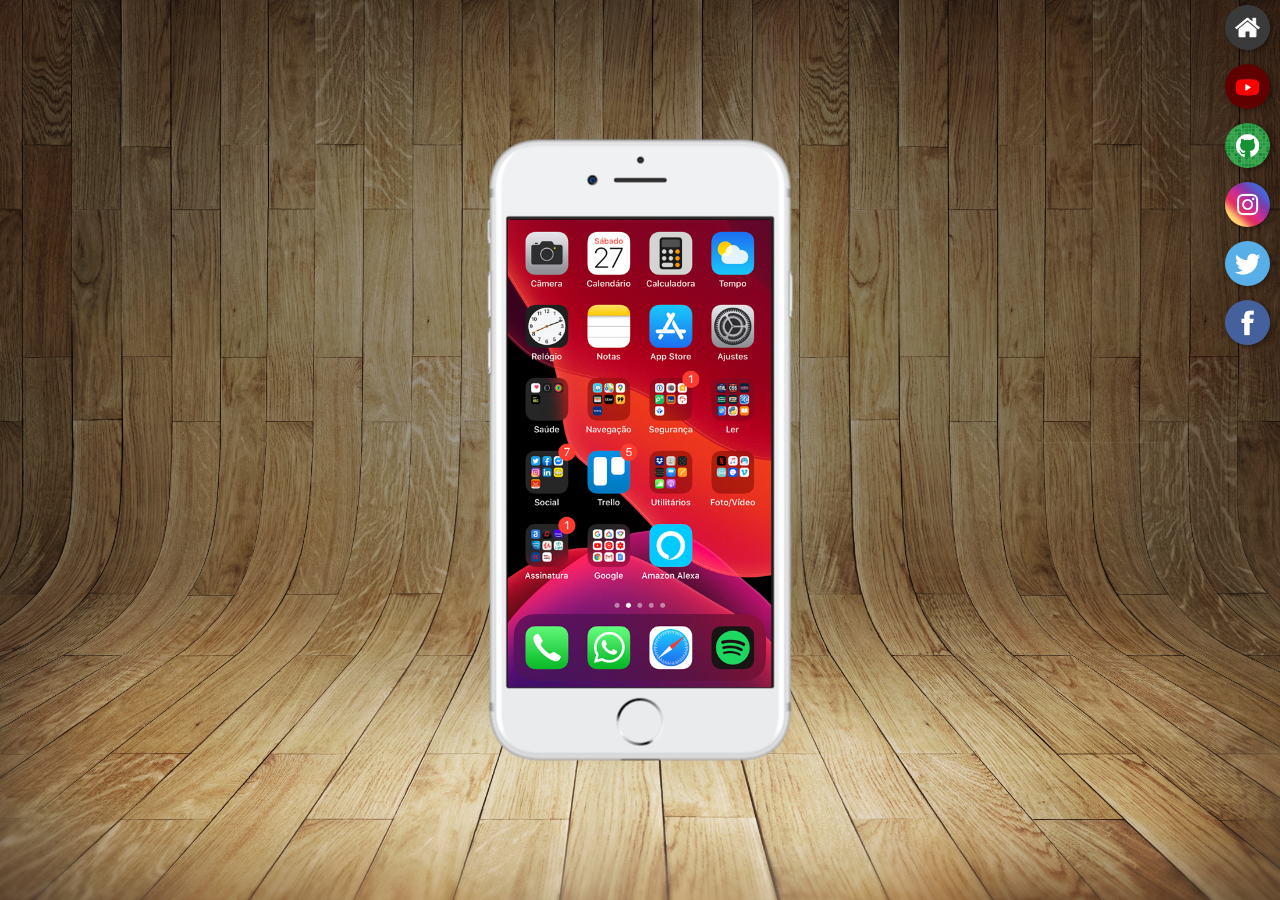
<file: index.html>
<!DOCTYPE html>
<html lang="pt-br">
<head>
    <meta charset="UTF-8">
    <meta name="viewport" content="width=device-width, initial-scale=1.0">
    <title>Projeto Redes Sociais</title>
    <link rel="shortcut icon" href="favicon.ico" type="image/x-icon">
    <link rel="stylesheet" href="estilo/style.css">
</head>
<body>
    <main>
        <section id="telefone">

            <iframe src="home.html" frameborder="0" name="tela" id="tela">
                Seu navegador não compatível com isso!
            </iframe>
        </section>

        <section id="redes-sociais">

            <a href="home.html" target="tela"> 
                <img src="imagens/logo-home.jpg" alt="Home"></a> <br>
            <a href="youtube.html" target="tela"> 
                <img src="imagens/logo-youtube.jpg" alt="Youtube"></a> <br>
            <a href="GitHub.html" target="tela"> 
                <img src="imagens/logo-github.jpg" alt="GitHub"></a> <br>
            <a href="instagram.html" target="tela"> 
                <img src="imagens/logo-instagram.jpg" alt="Instagram"></a> <br>
            <a href="twiter.html" target="tela"> 
                <img src="imagens/logo-twitter.jpg" alt="Twitter"></a> <br>
            <a href="facebook.html" target="tela"> 
                <img src="imagens/logo-facebook.jpg" alt="Facebook"></a>

        </section>
    </main>
    
</body>
</html>
</file>
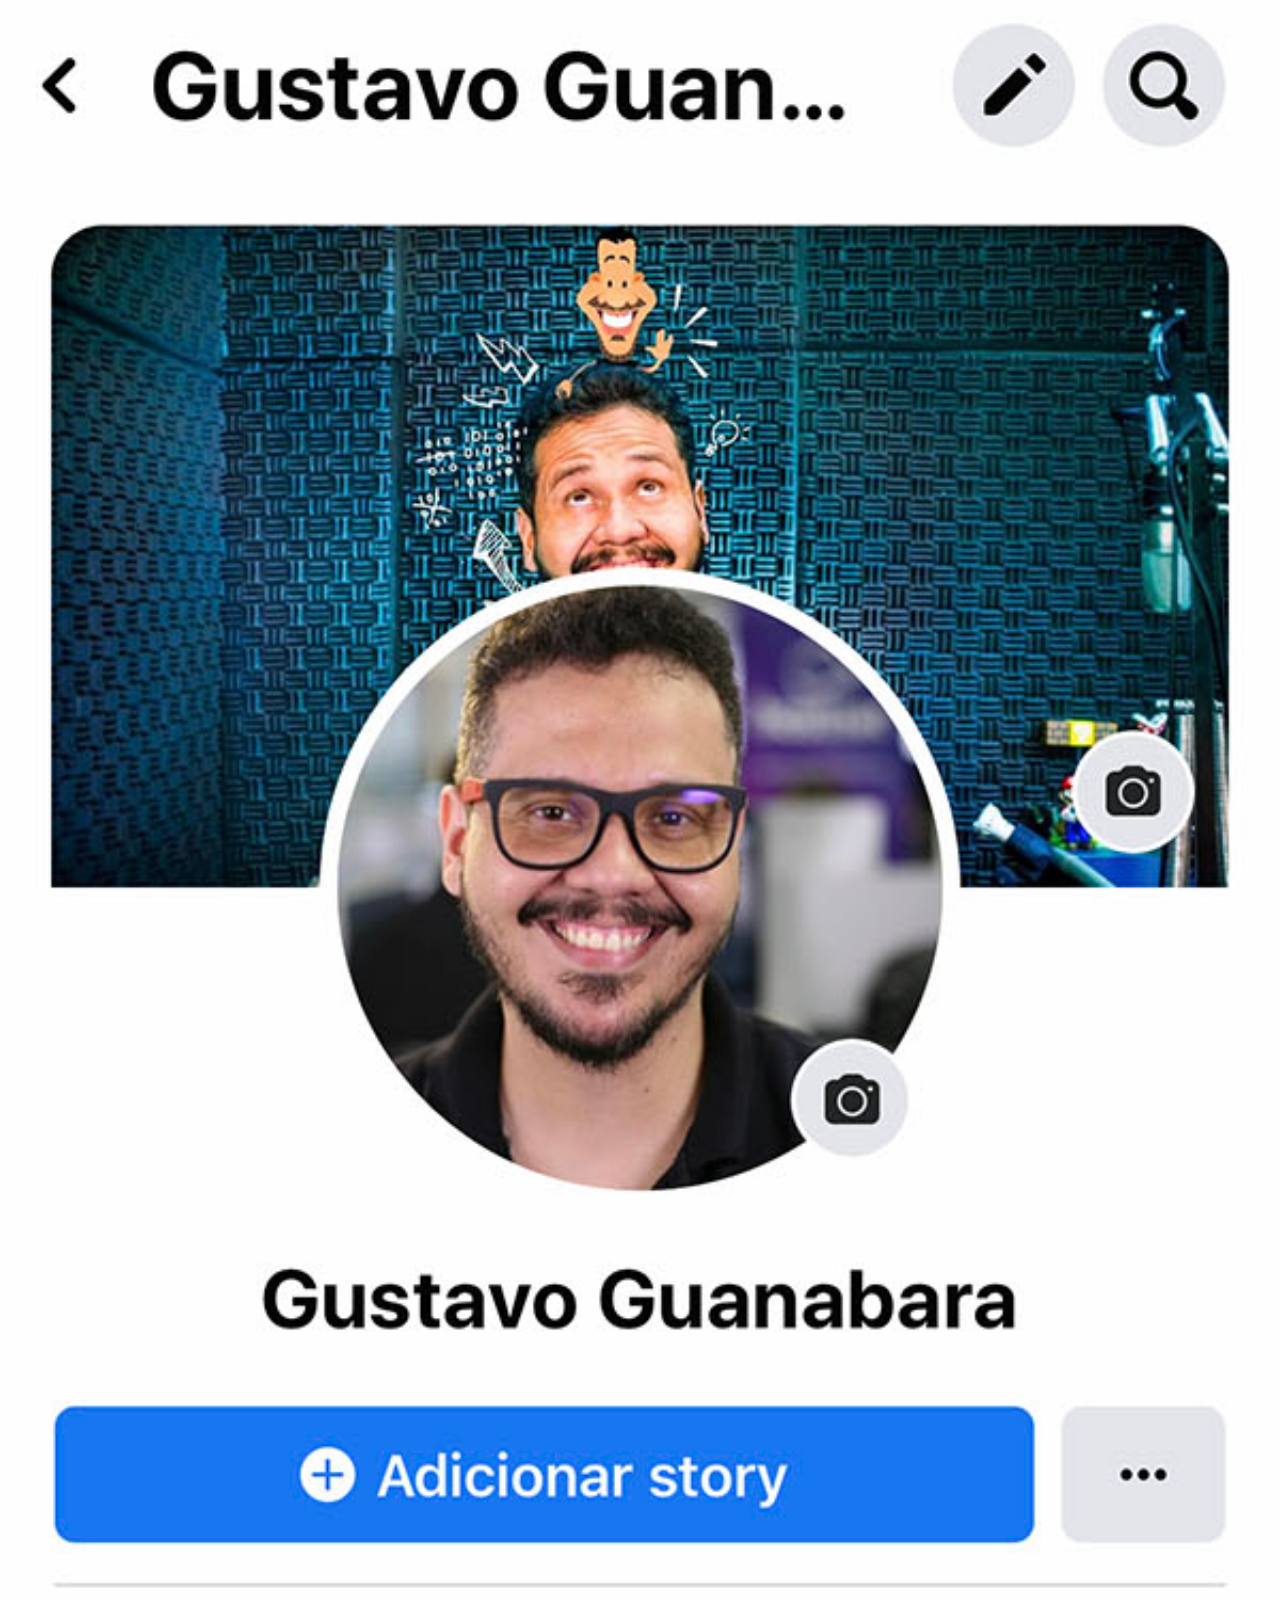
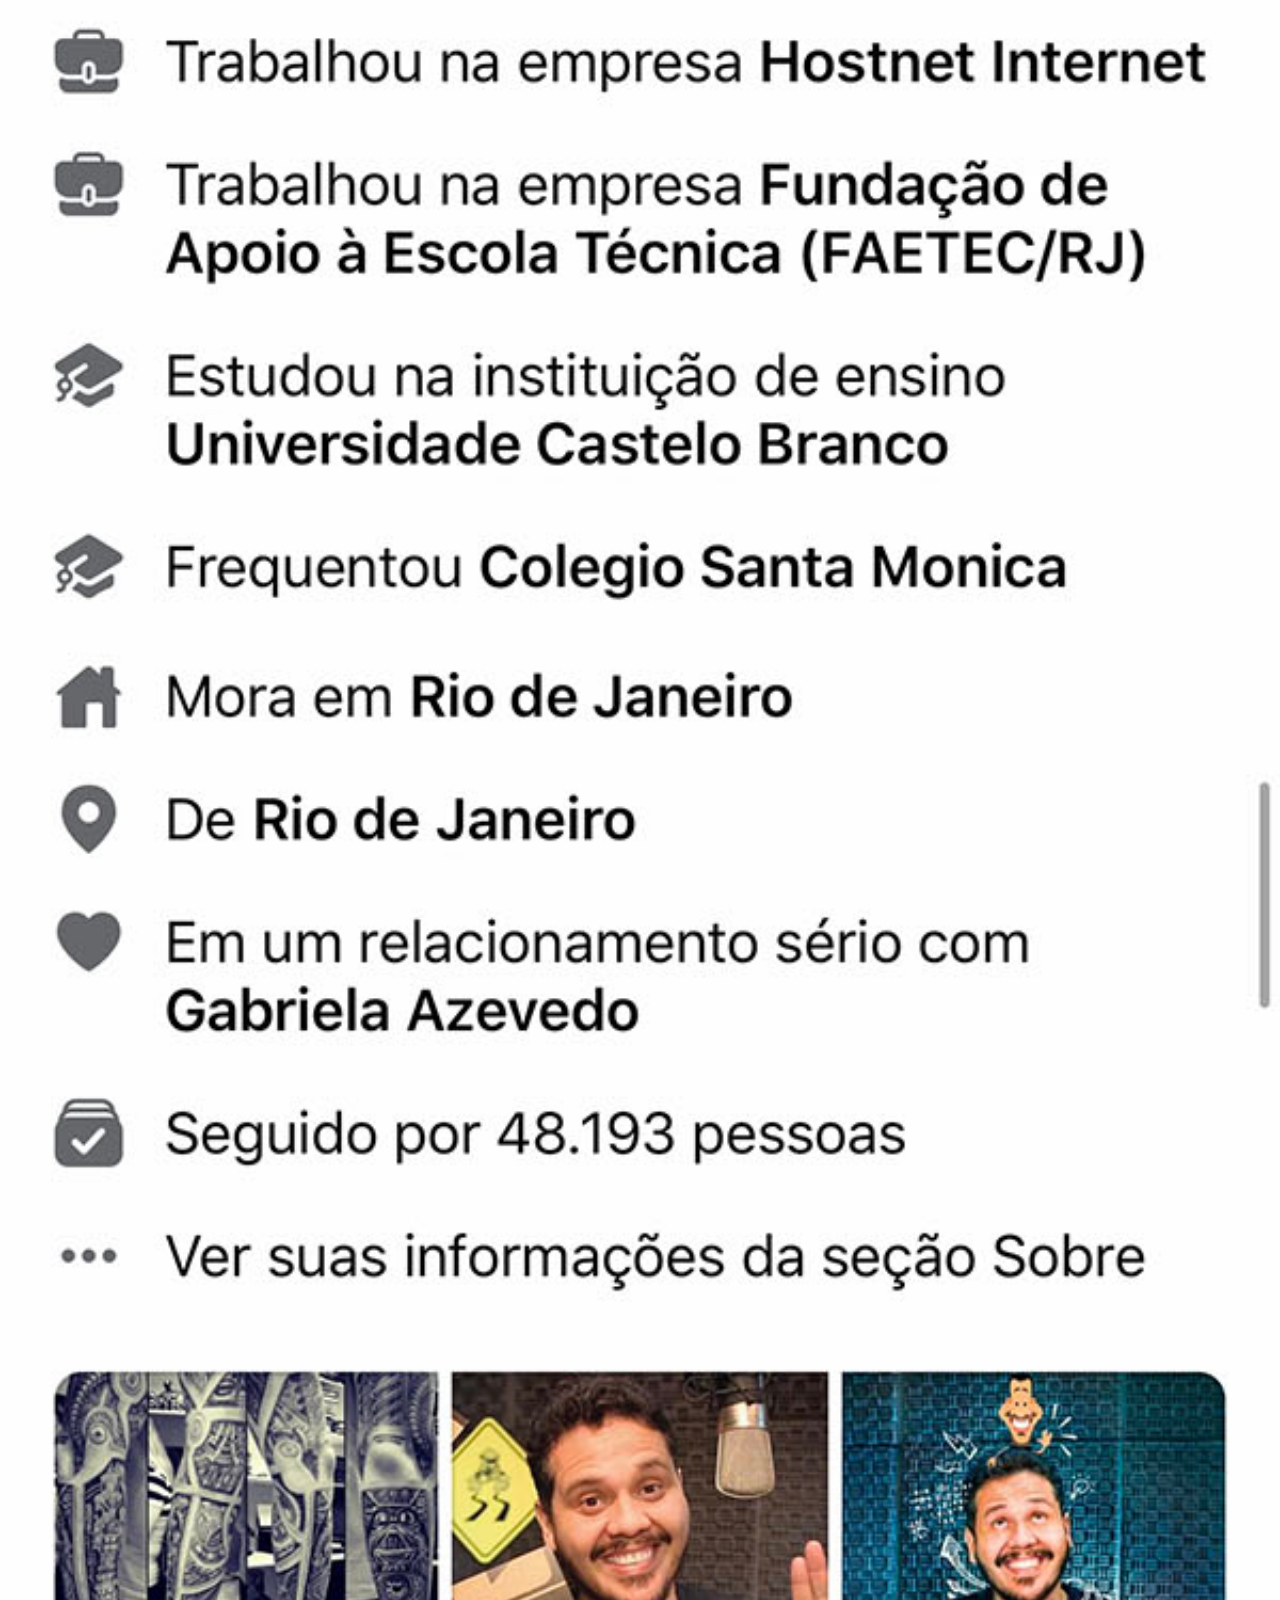
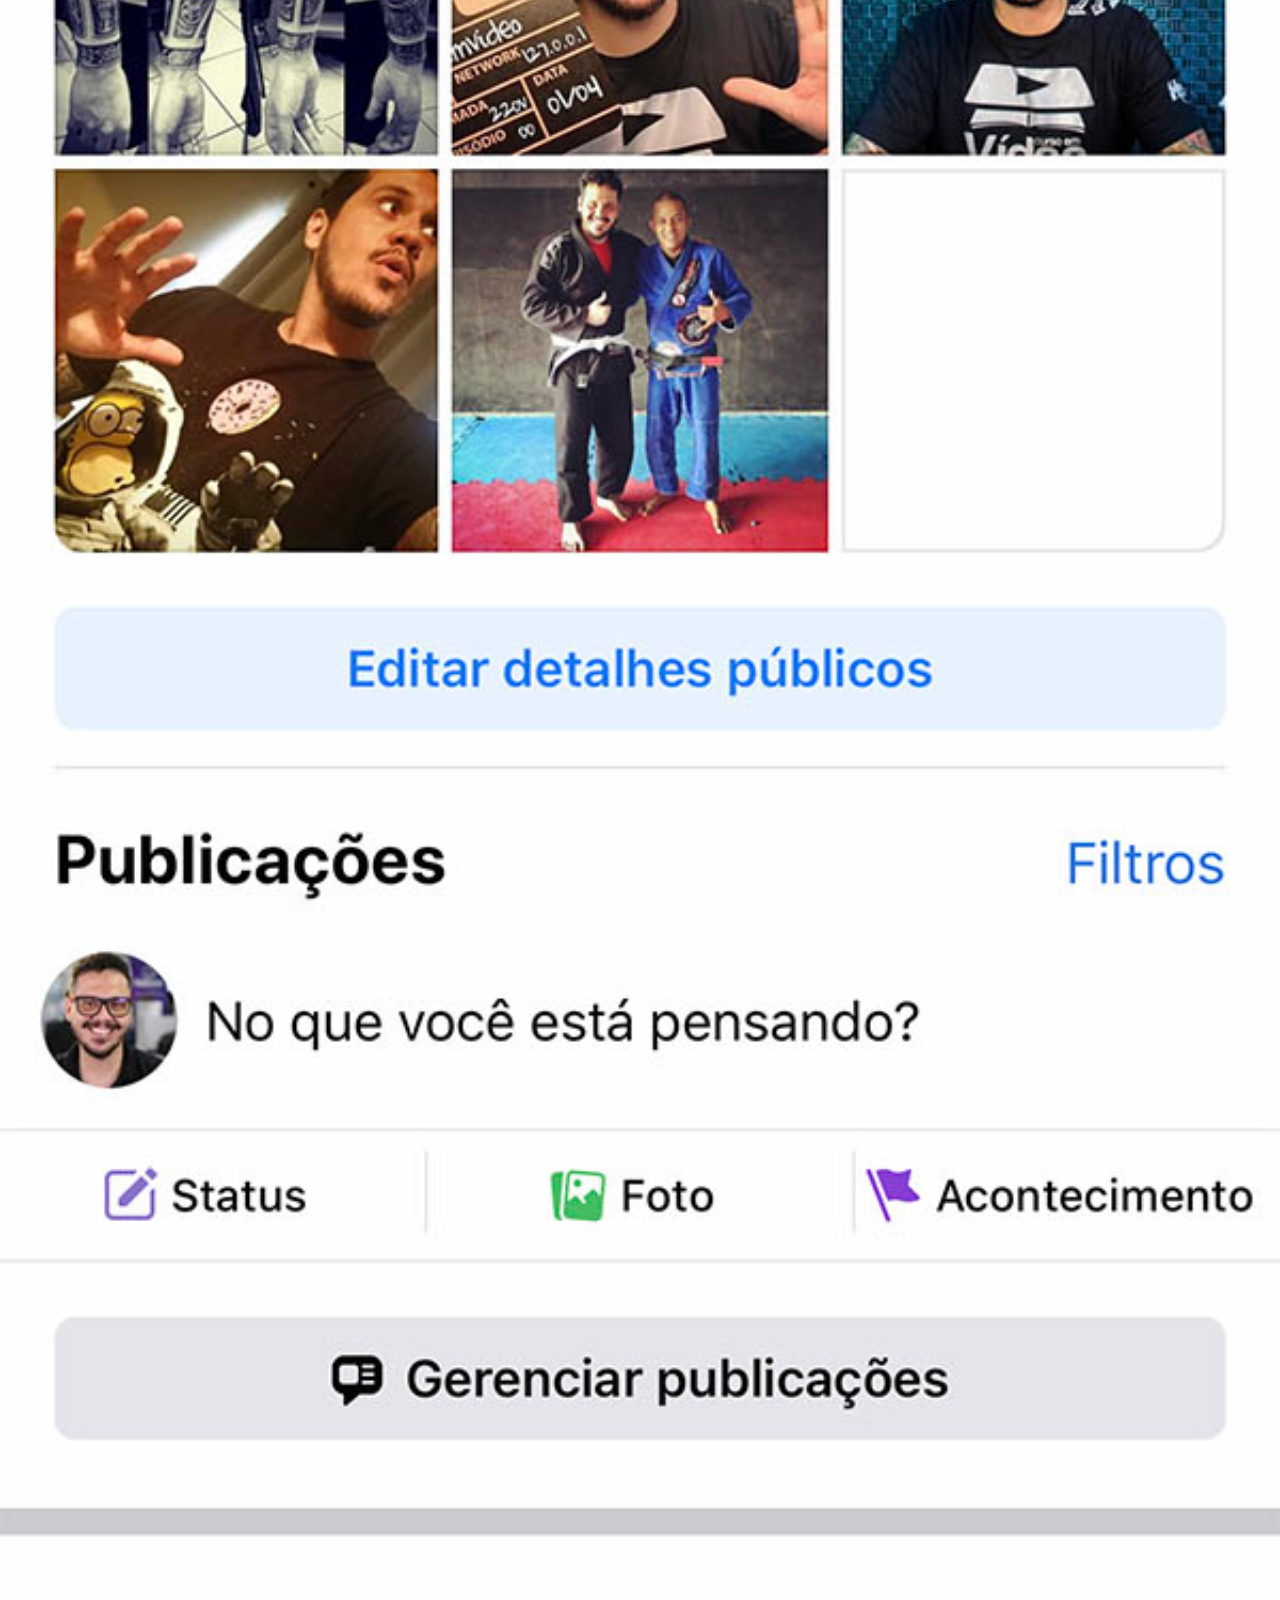
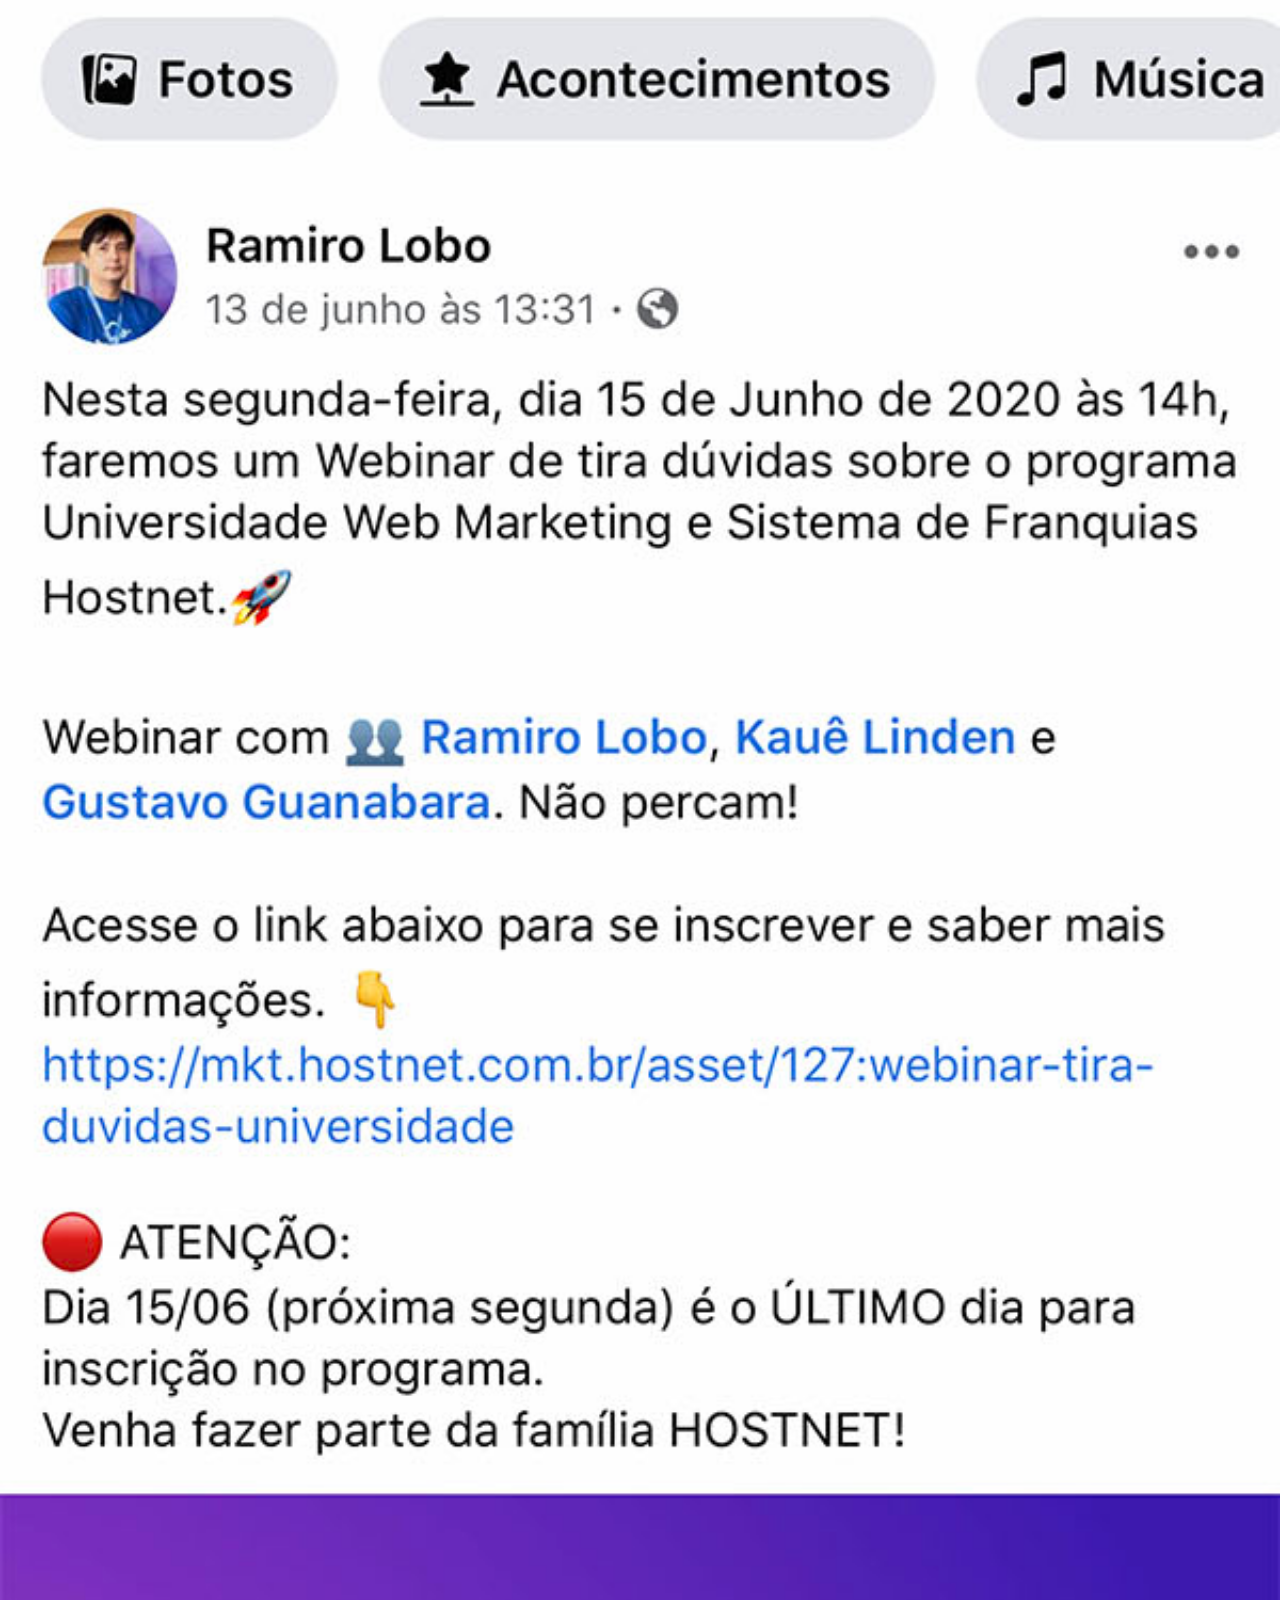
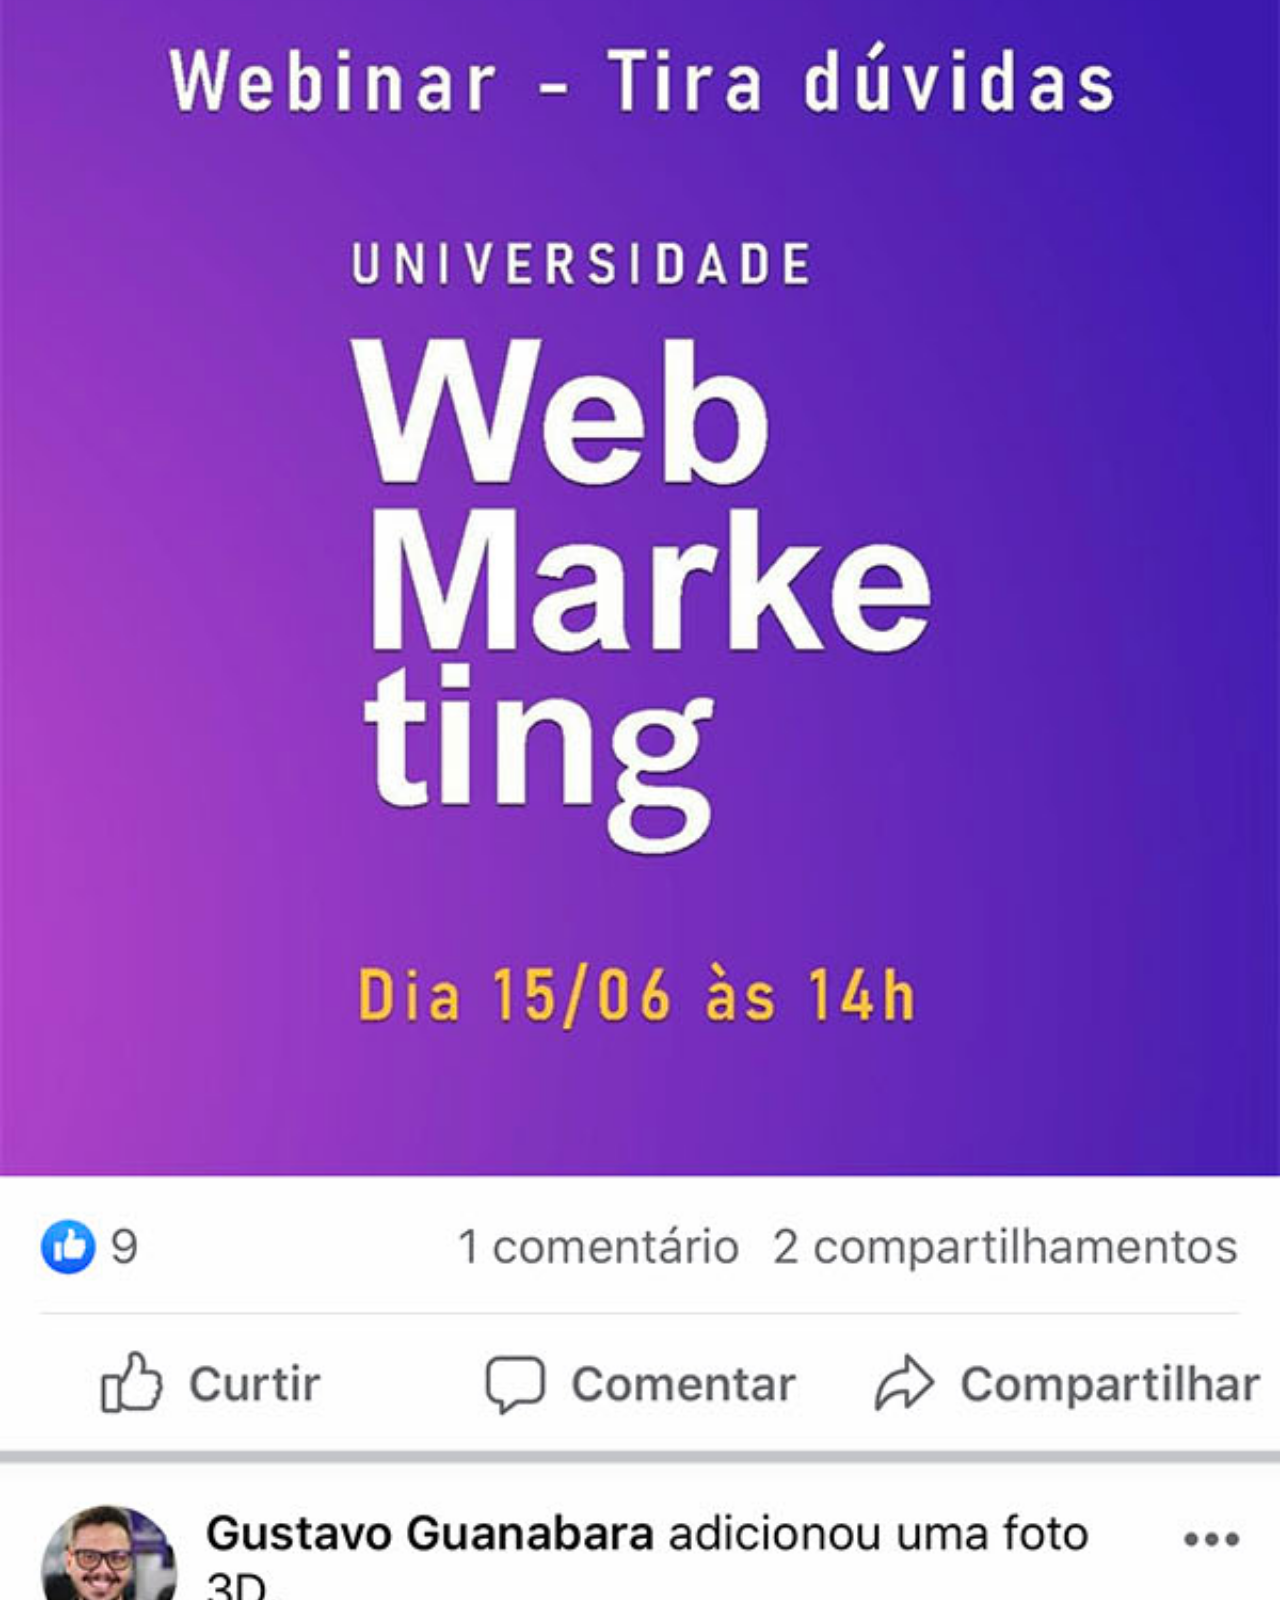
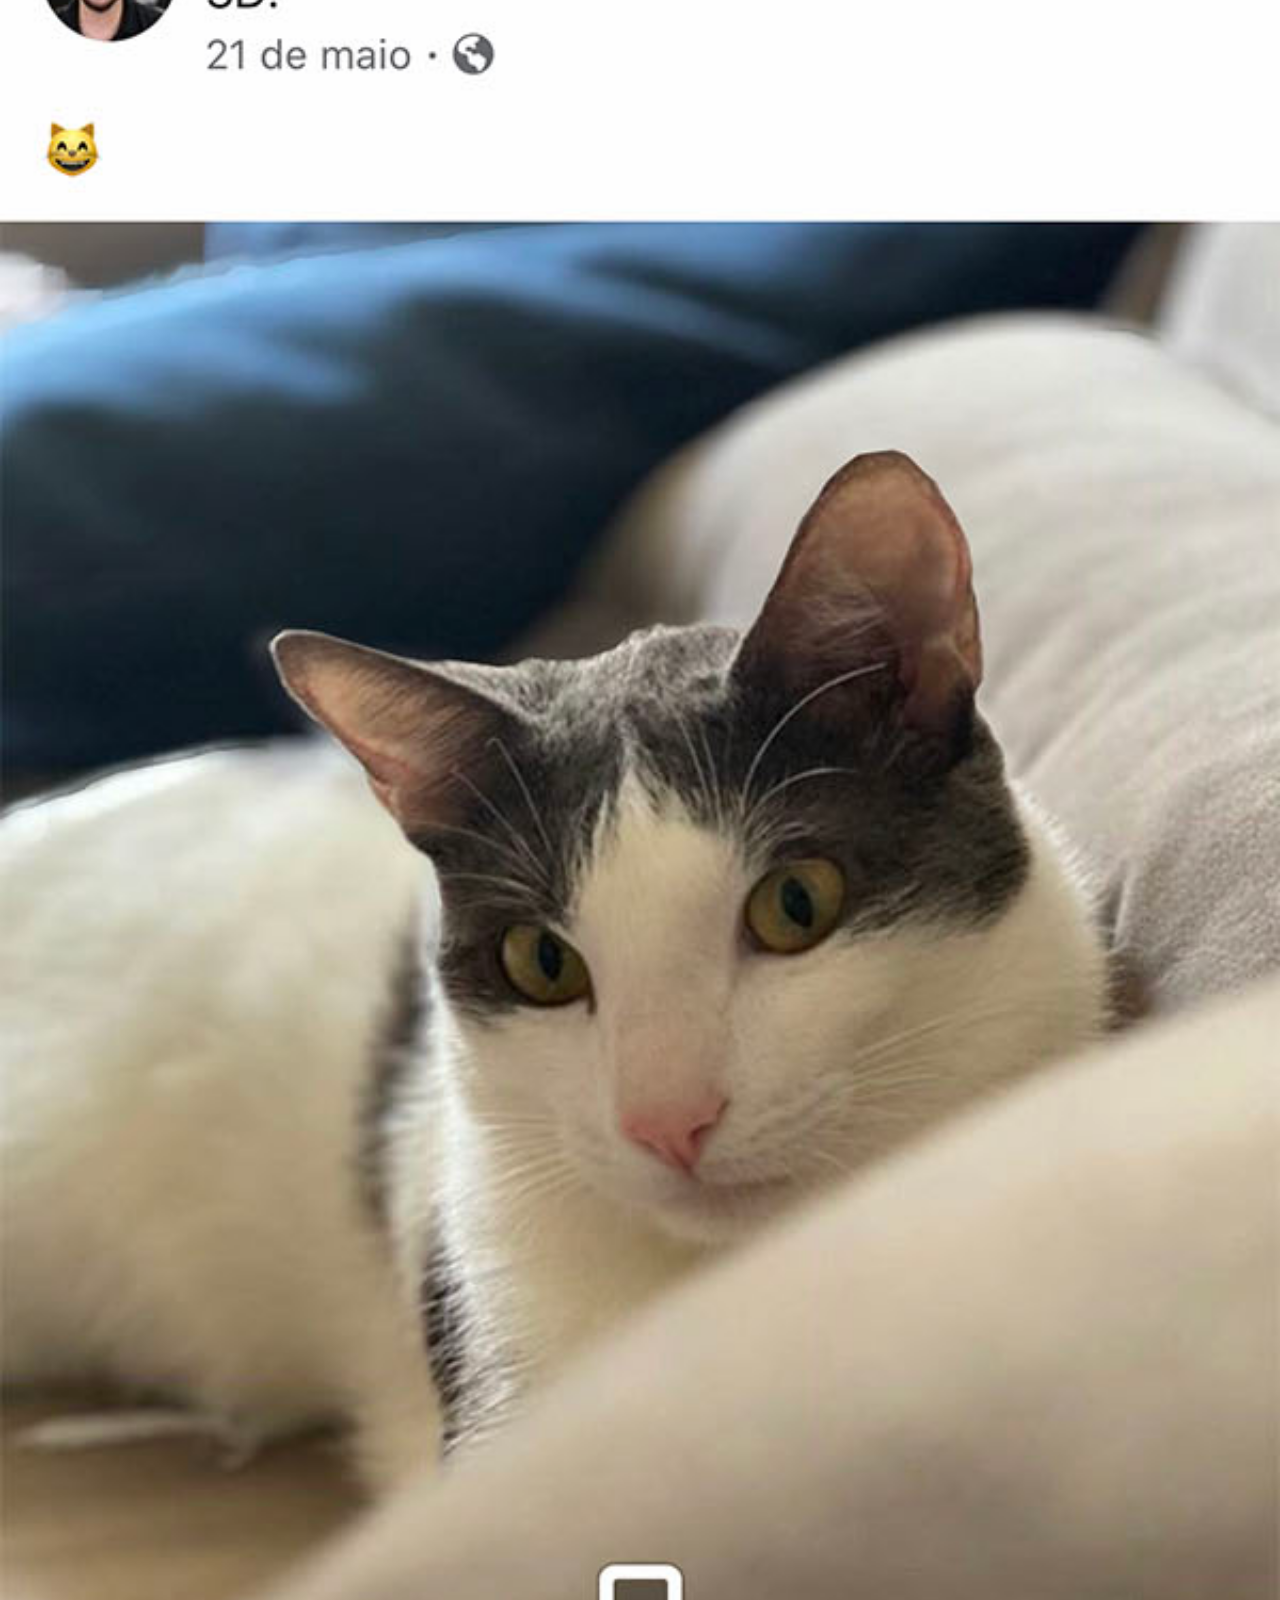
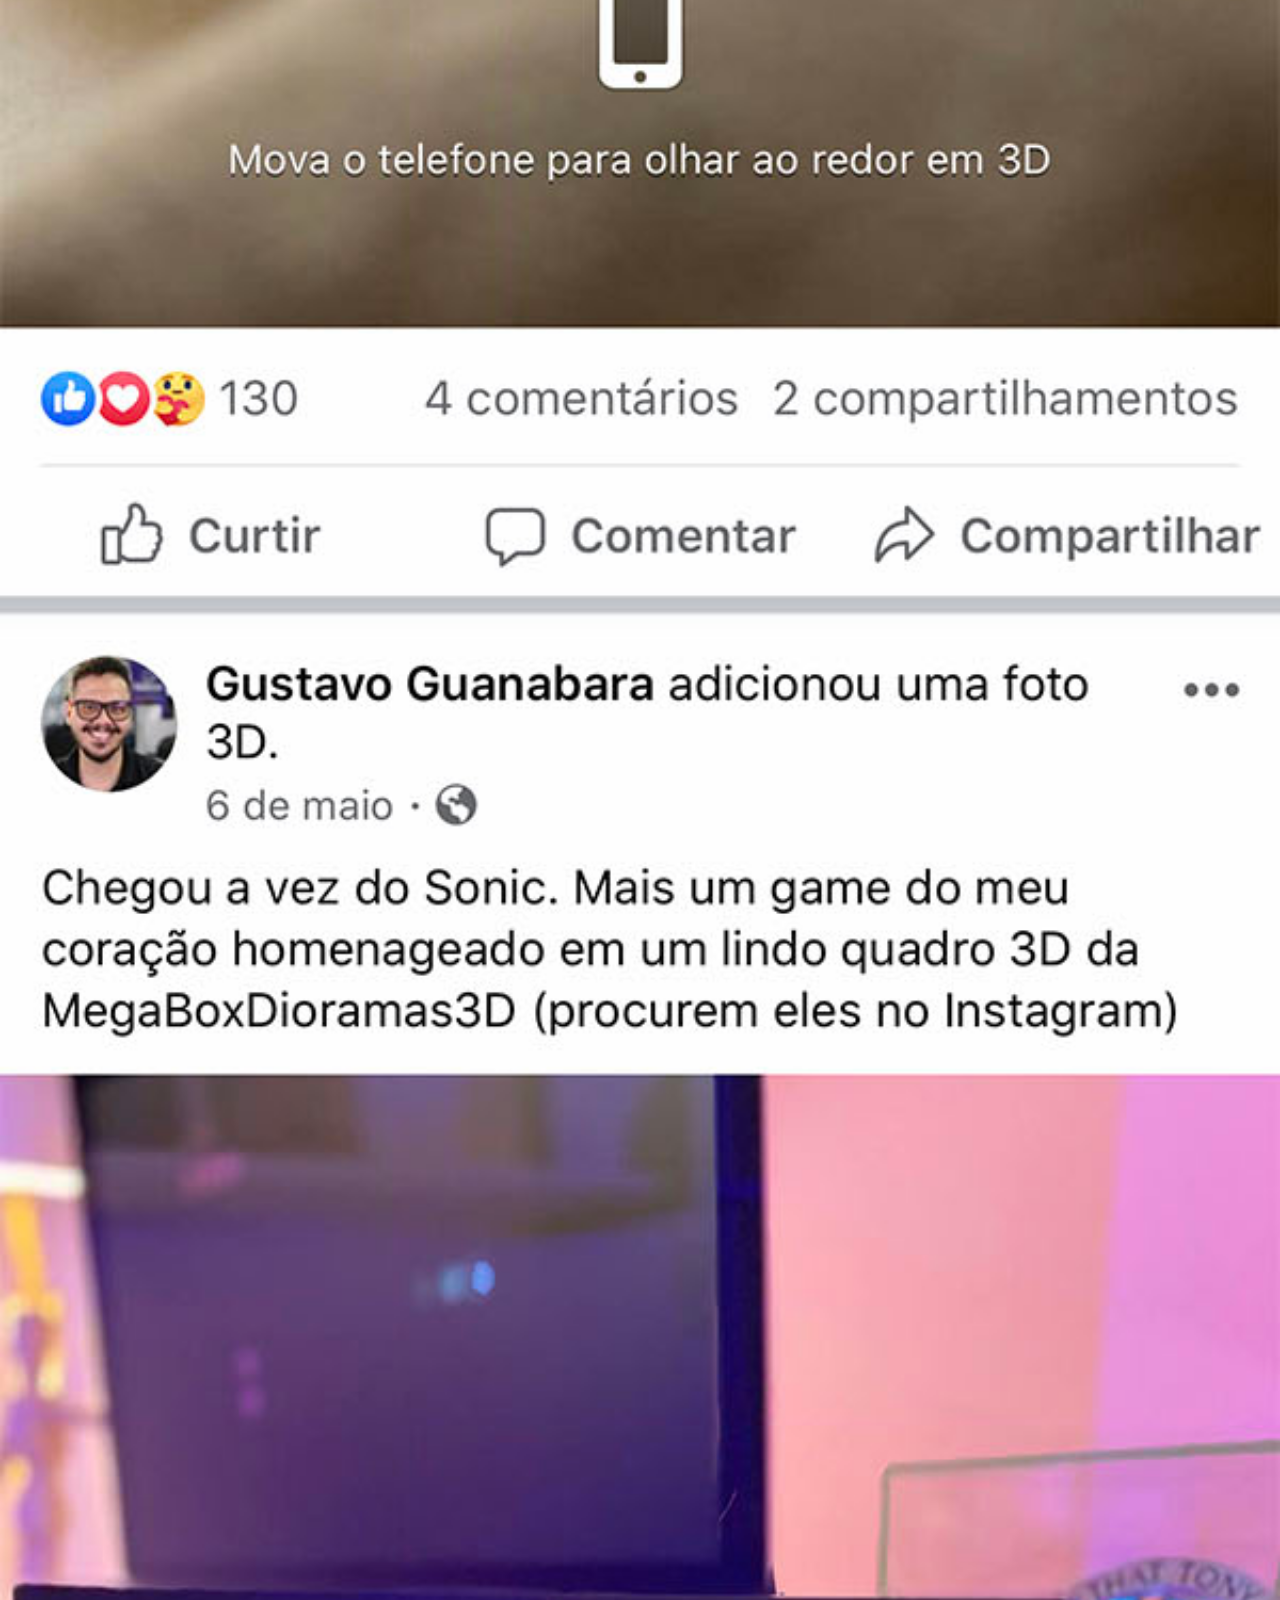
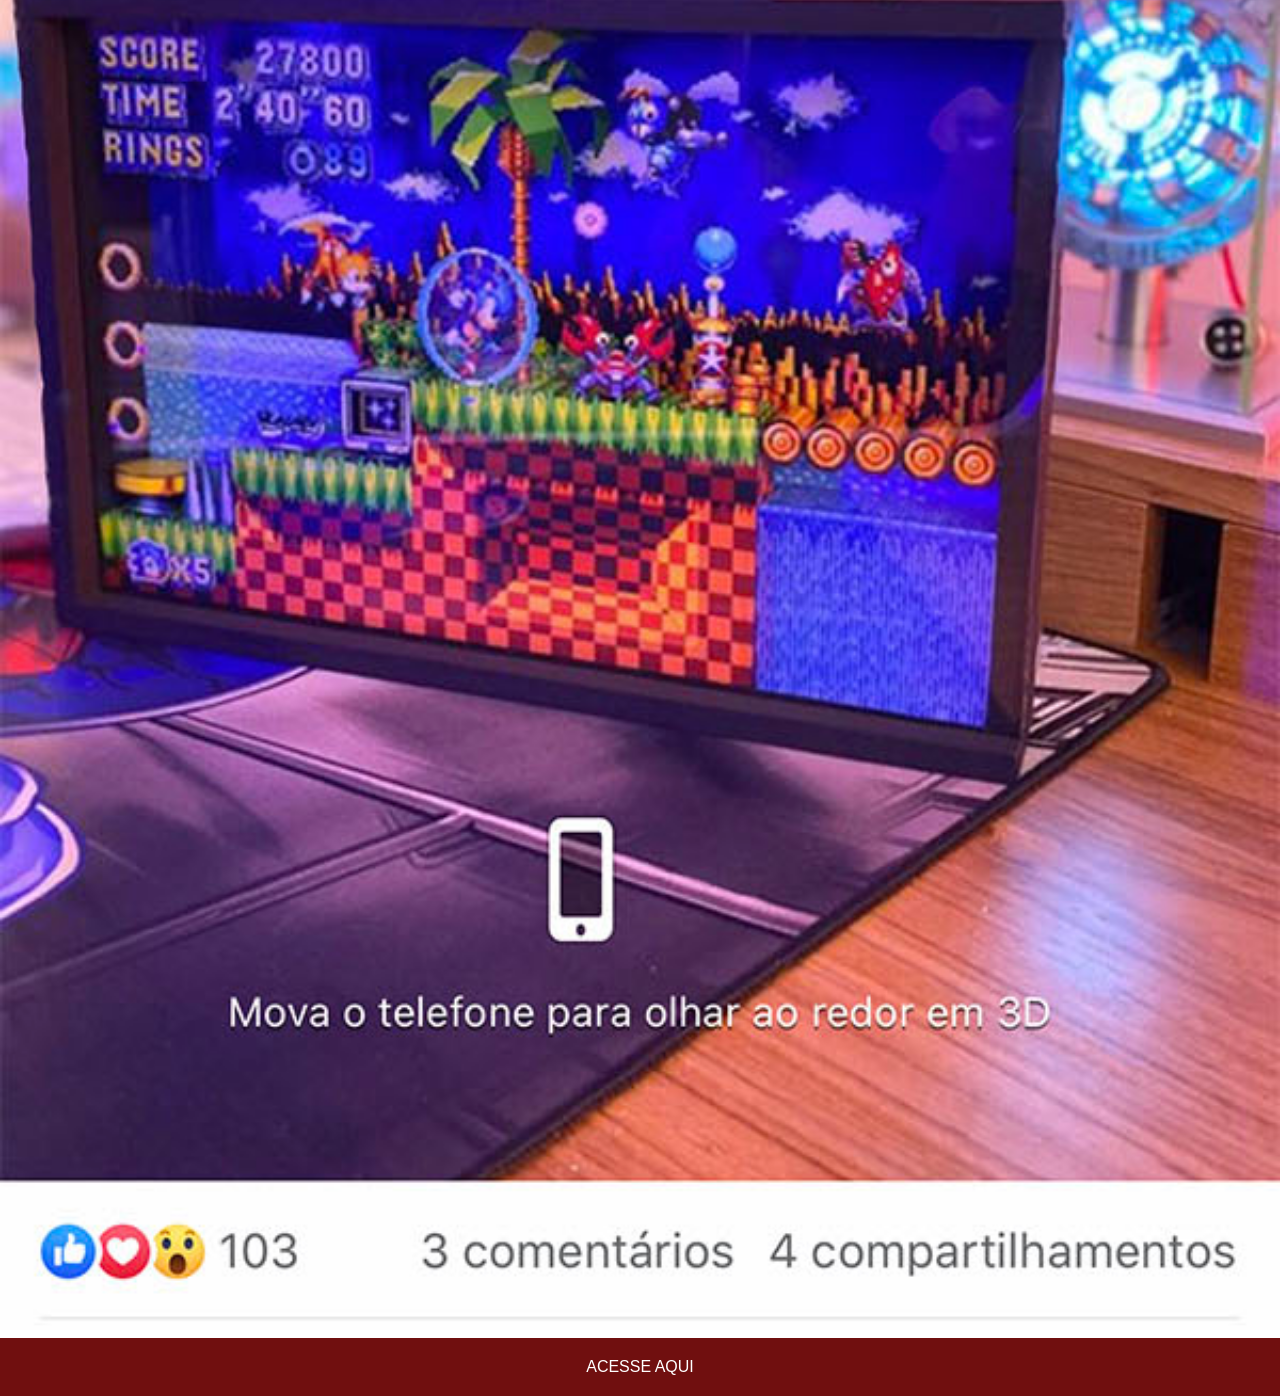
<file: facebook.html>
<!DOCTYPE html>
<html lang="pt-br">
<head>
    <meta charset="UTF-8">
    <meta name="viewport" content="width=device-width, initial-scale=1.0">
    <title>Facebook</title>
    <link rel="stylesheet" href="estilo/social.css">
</head>
<body>
    <img src="imagens/tela-facebook.jpg" alt="Facebook">
    <a href="https://www.facebook.com/gustavoguanabara?locale=pt_BR0" target="_blank">ACESSE AQUI</a>
</body>
</html>
</file>
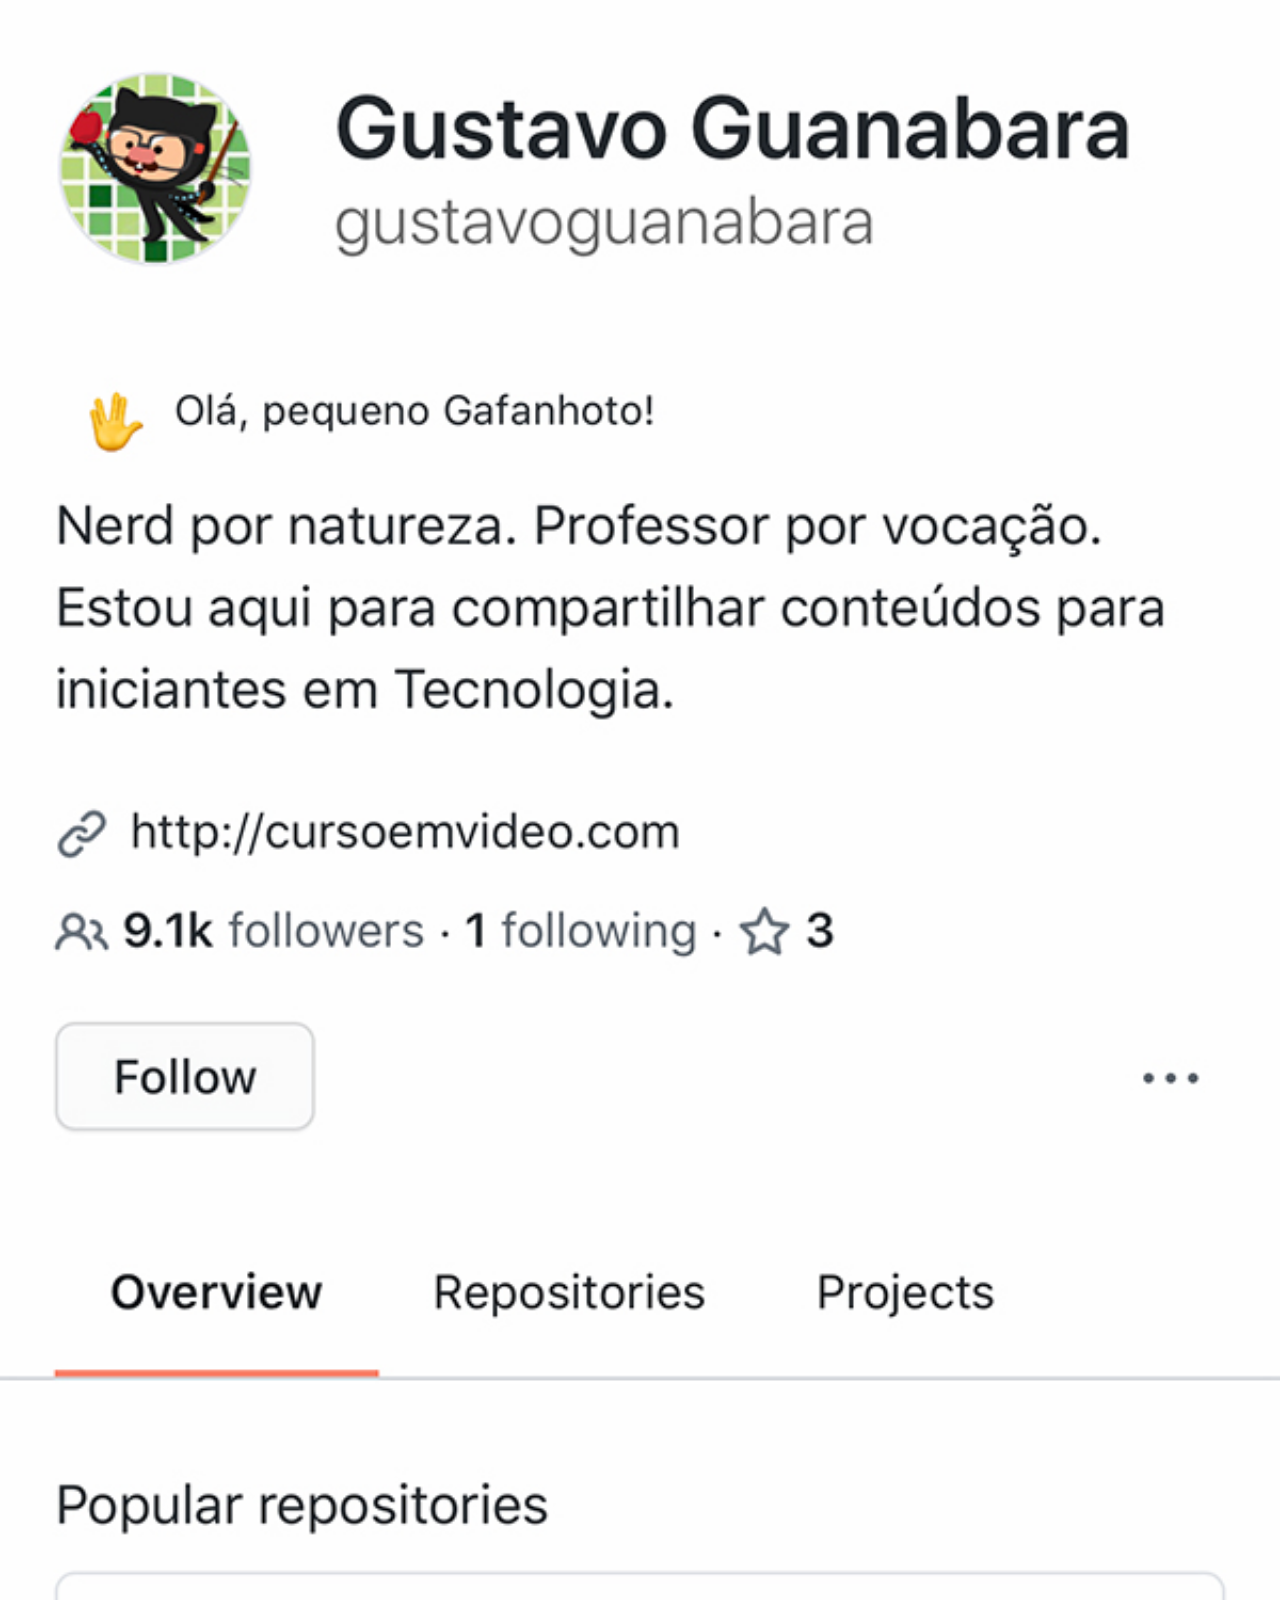
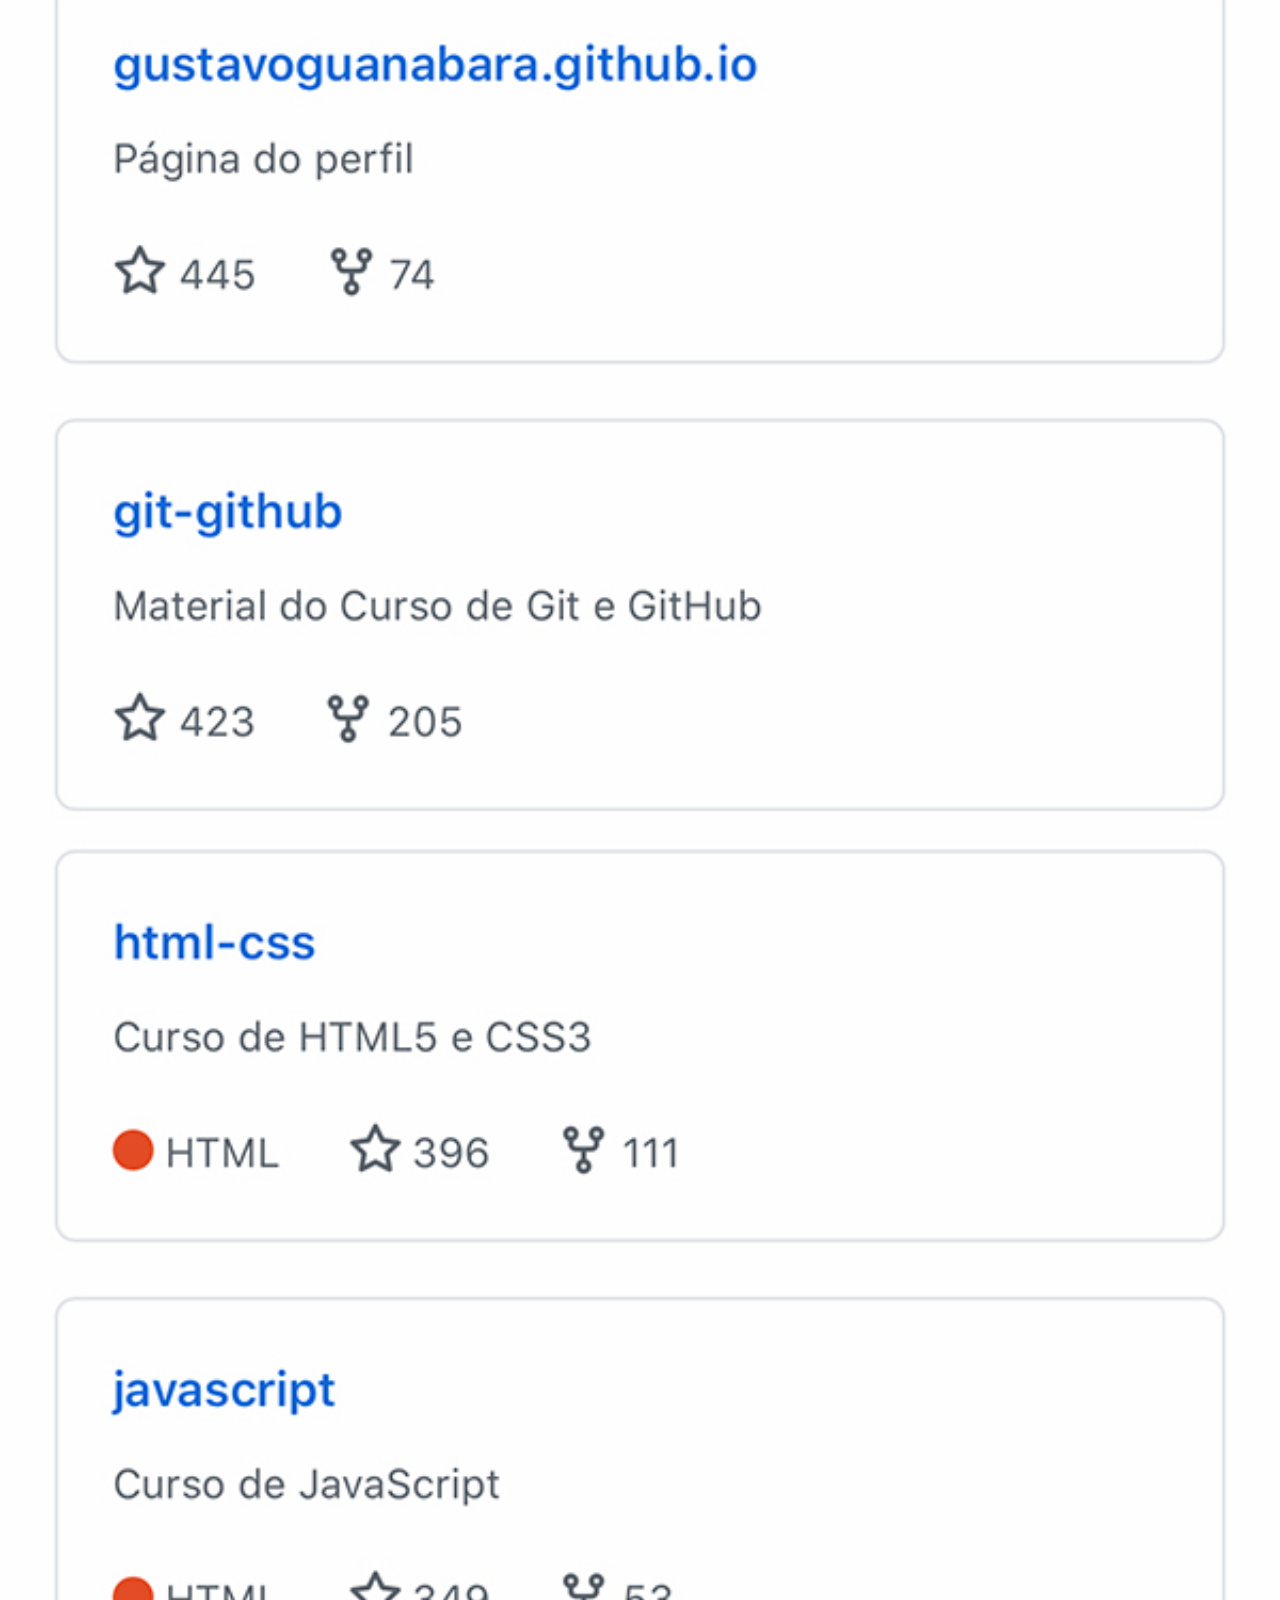
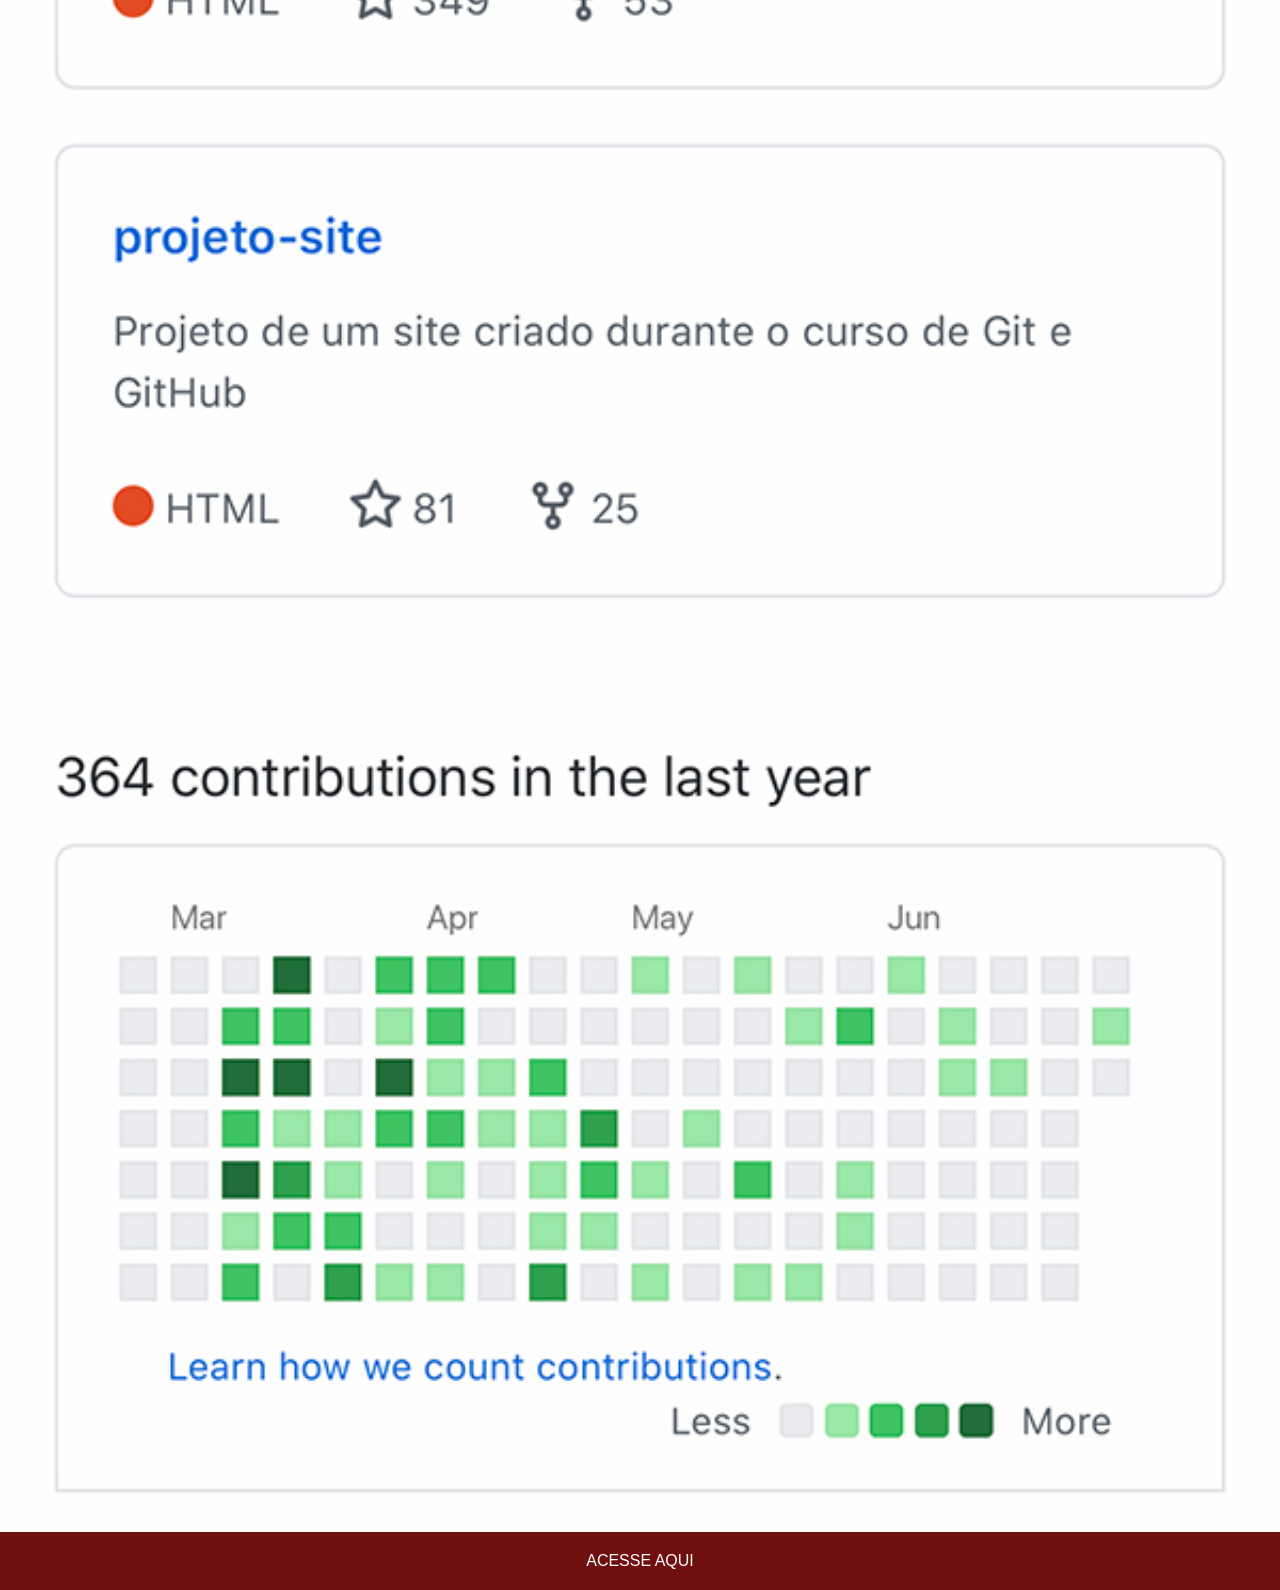
<file: GitHub.html>
<!DOCTYPE html>
<html lang="pt-br">
<head>
    <meta charset="UTF-8">
    <meta name="viewport" content="width=device-width, initial-scale=1.0">
    <title>GitHub</title>
</head>
<link rel="stylesheet" href="estilo/social.css">
<body>
    <img src="imagens/tela-github.jpg" alt="GitHub">
    <a href="https://github.com/gustavoguanabara/gustavoguanabara.github.io" target="_blank">ACESSE AQUI</a>
</body>
</html>
</file>
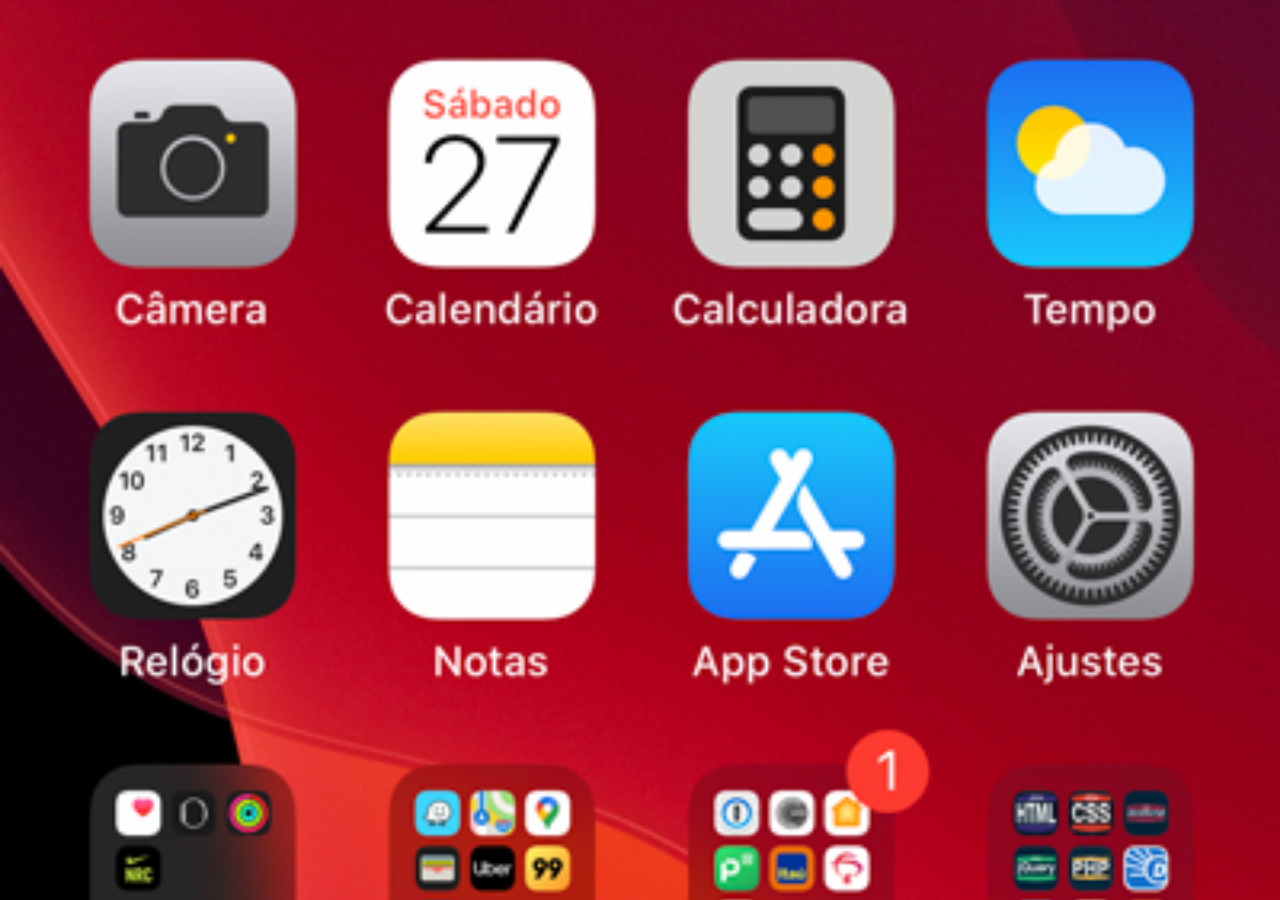
<file: home.html>
<!DOCTYPE html>
<html lang="pt-br">
<head>
    <meta charset="UTF-8">
    <meta name="viewport" content="width=device-width, initial-scale=1.0">
    <title>Home</title>
    <style>
        *{
            margin: 0px;
            padding: 0px;
        }

        body{
            width: 100vw;
            height: 100vh;
            background: black url(imagens/tela-home.jpg) no-repeat top center;
            background-size: cover;
        }
    </style>
</head>
<body>
    
</body>
</html>
</file>
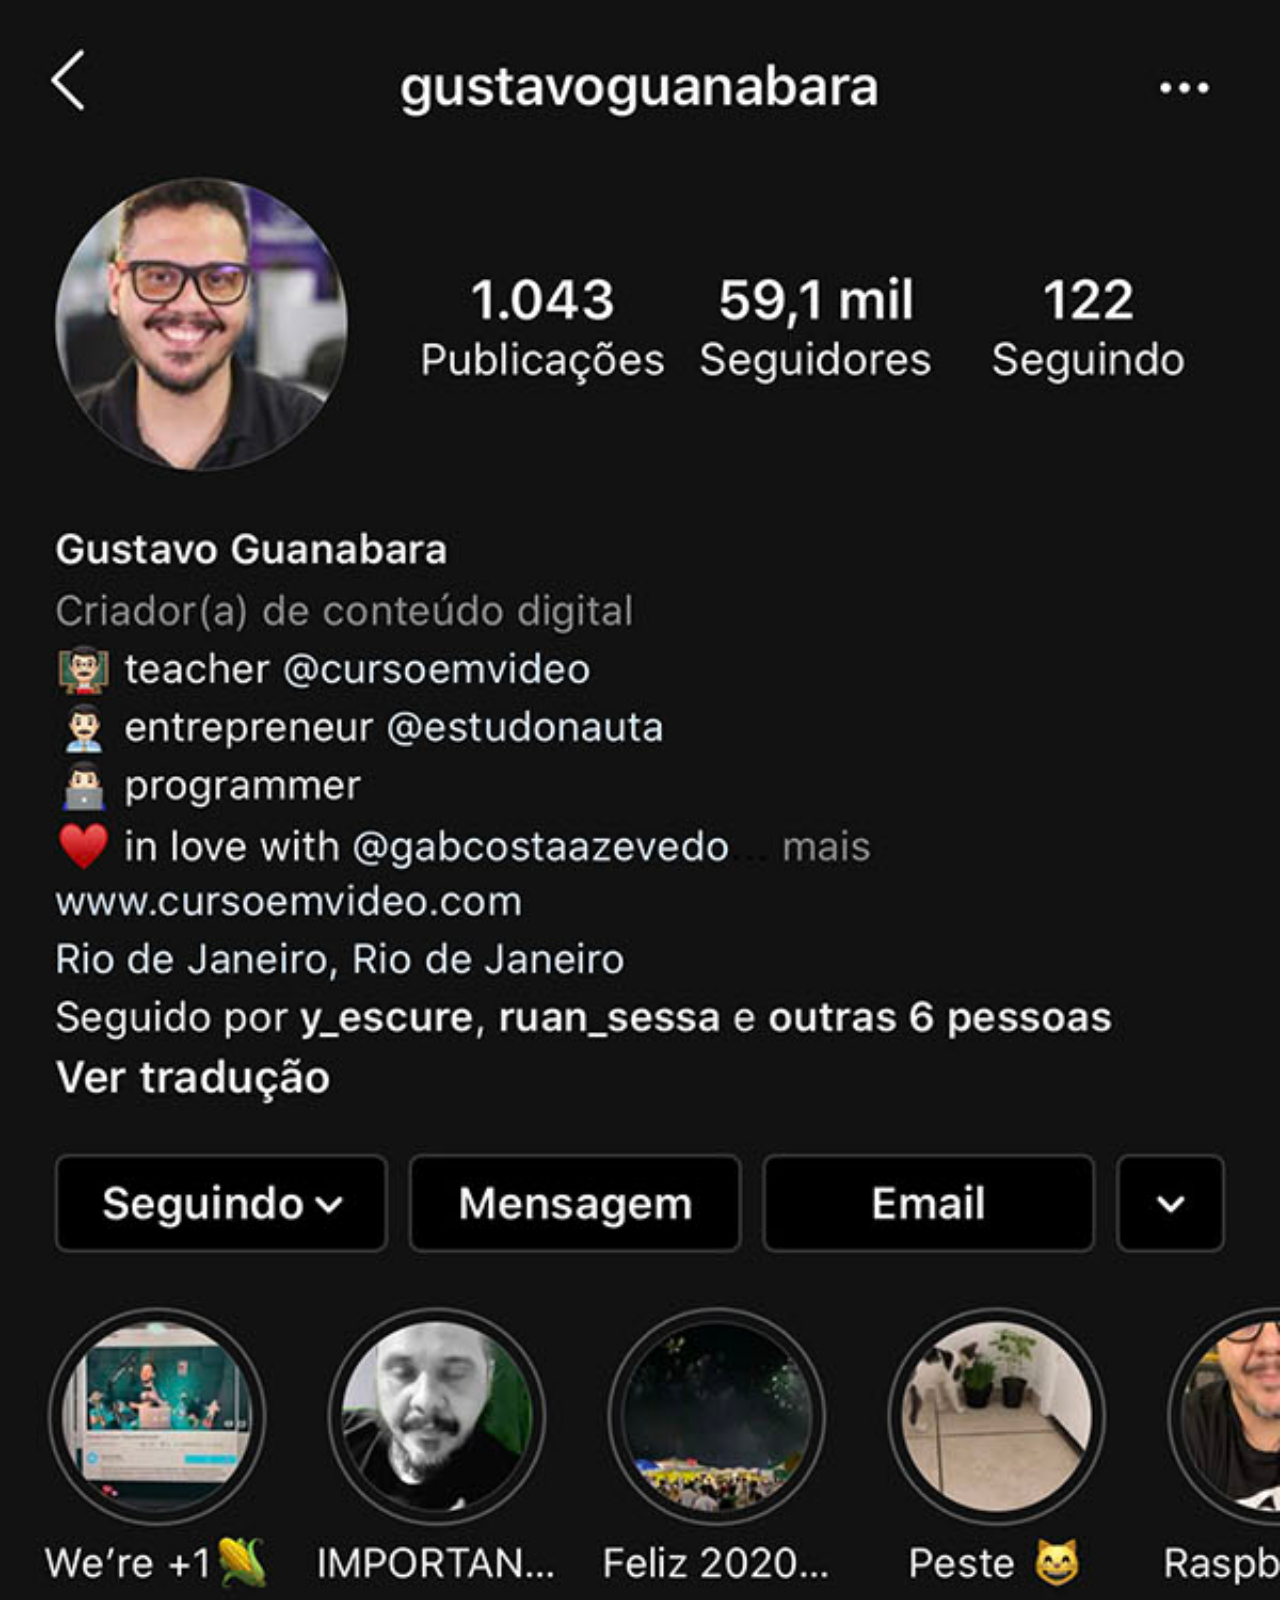
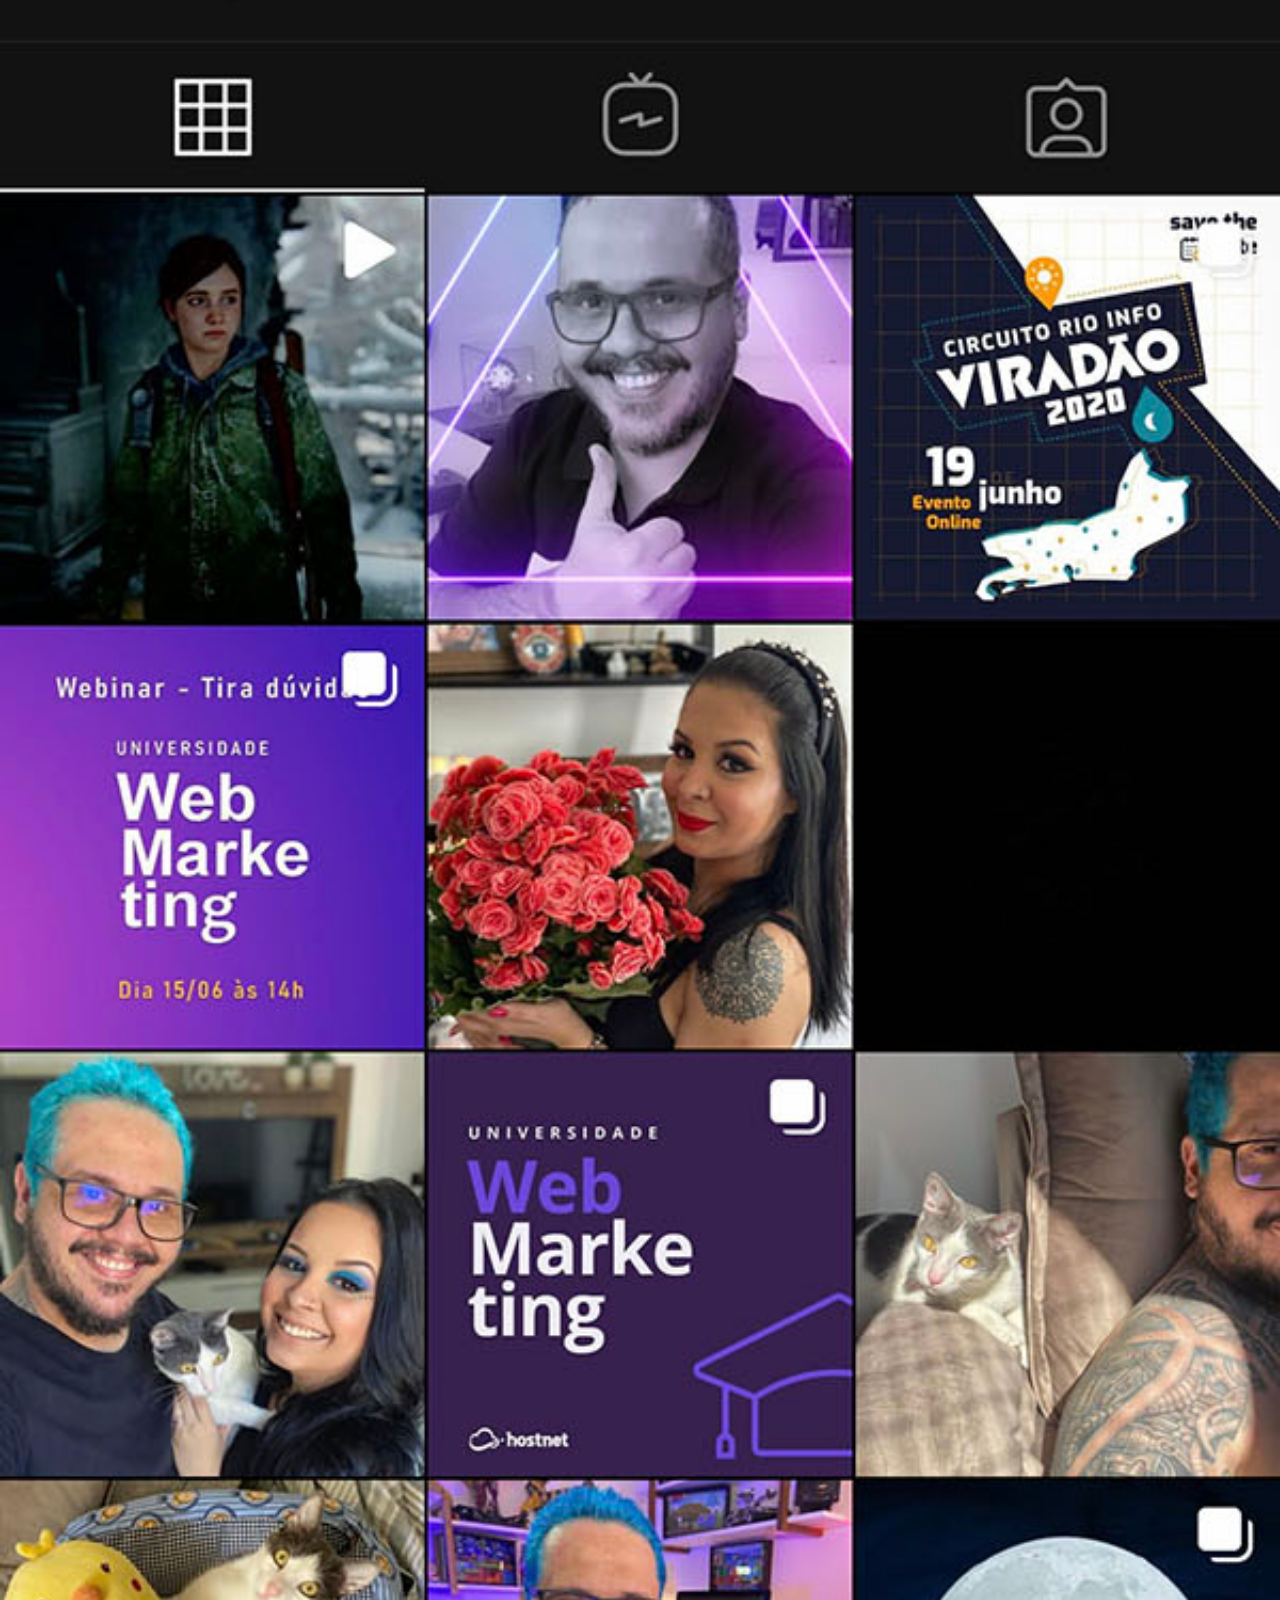
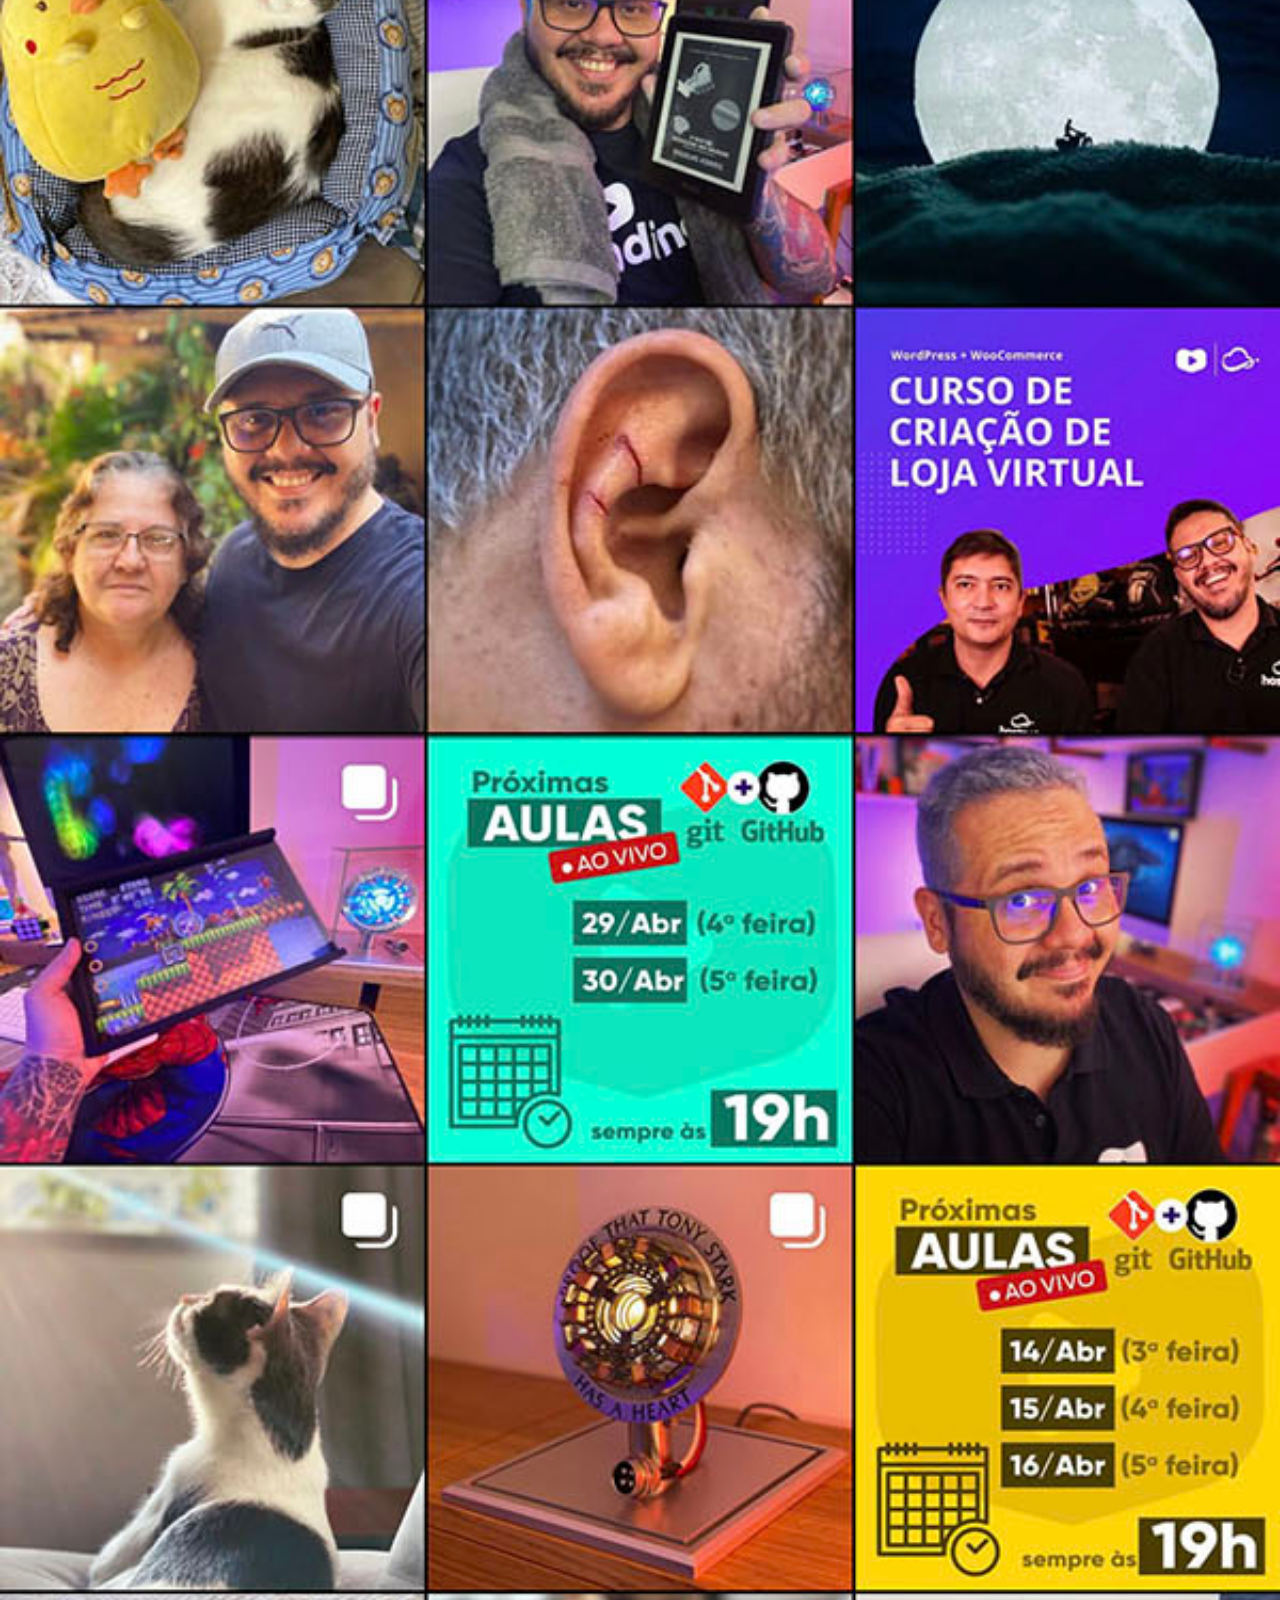
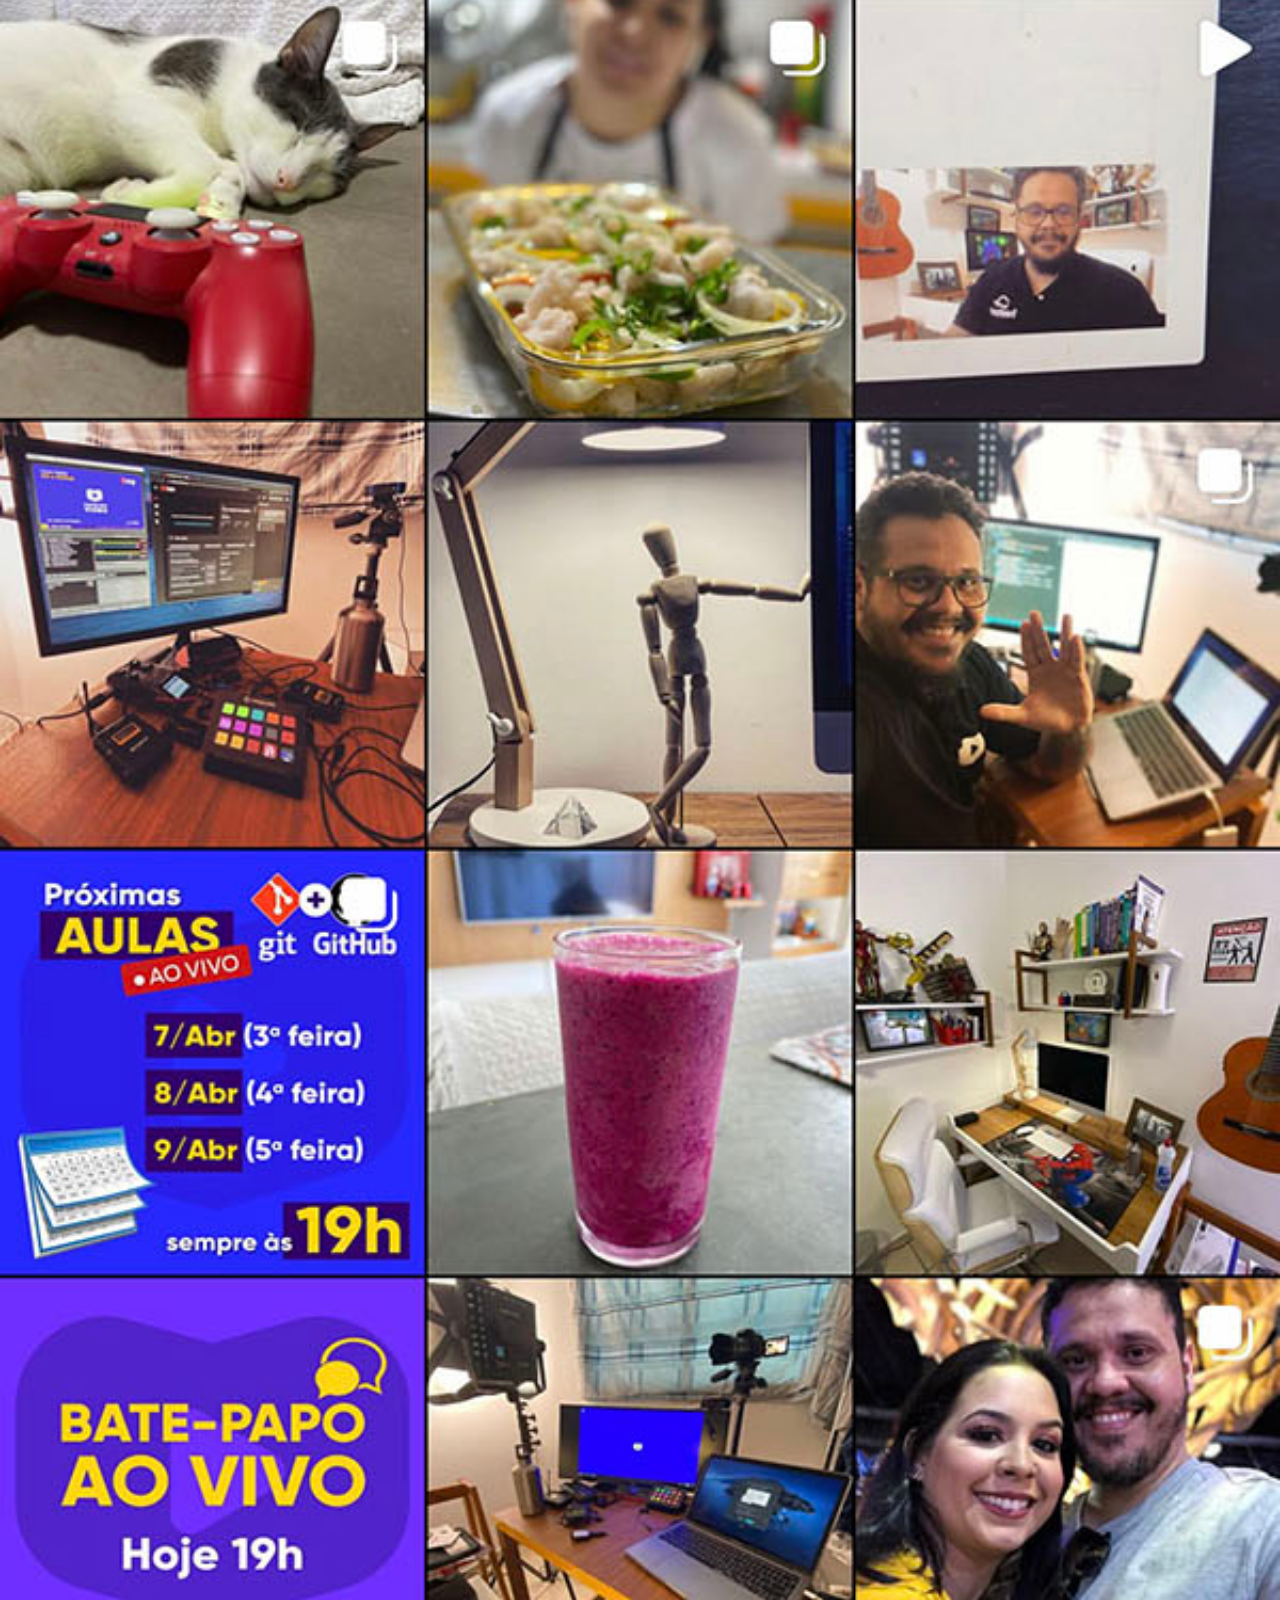
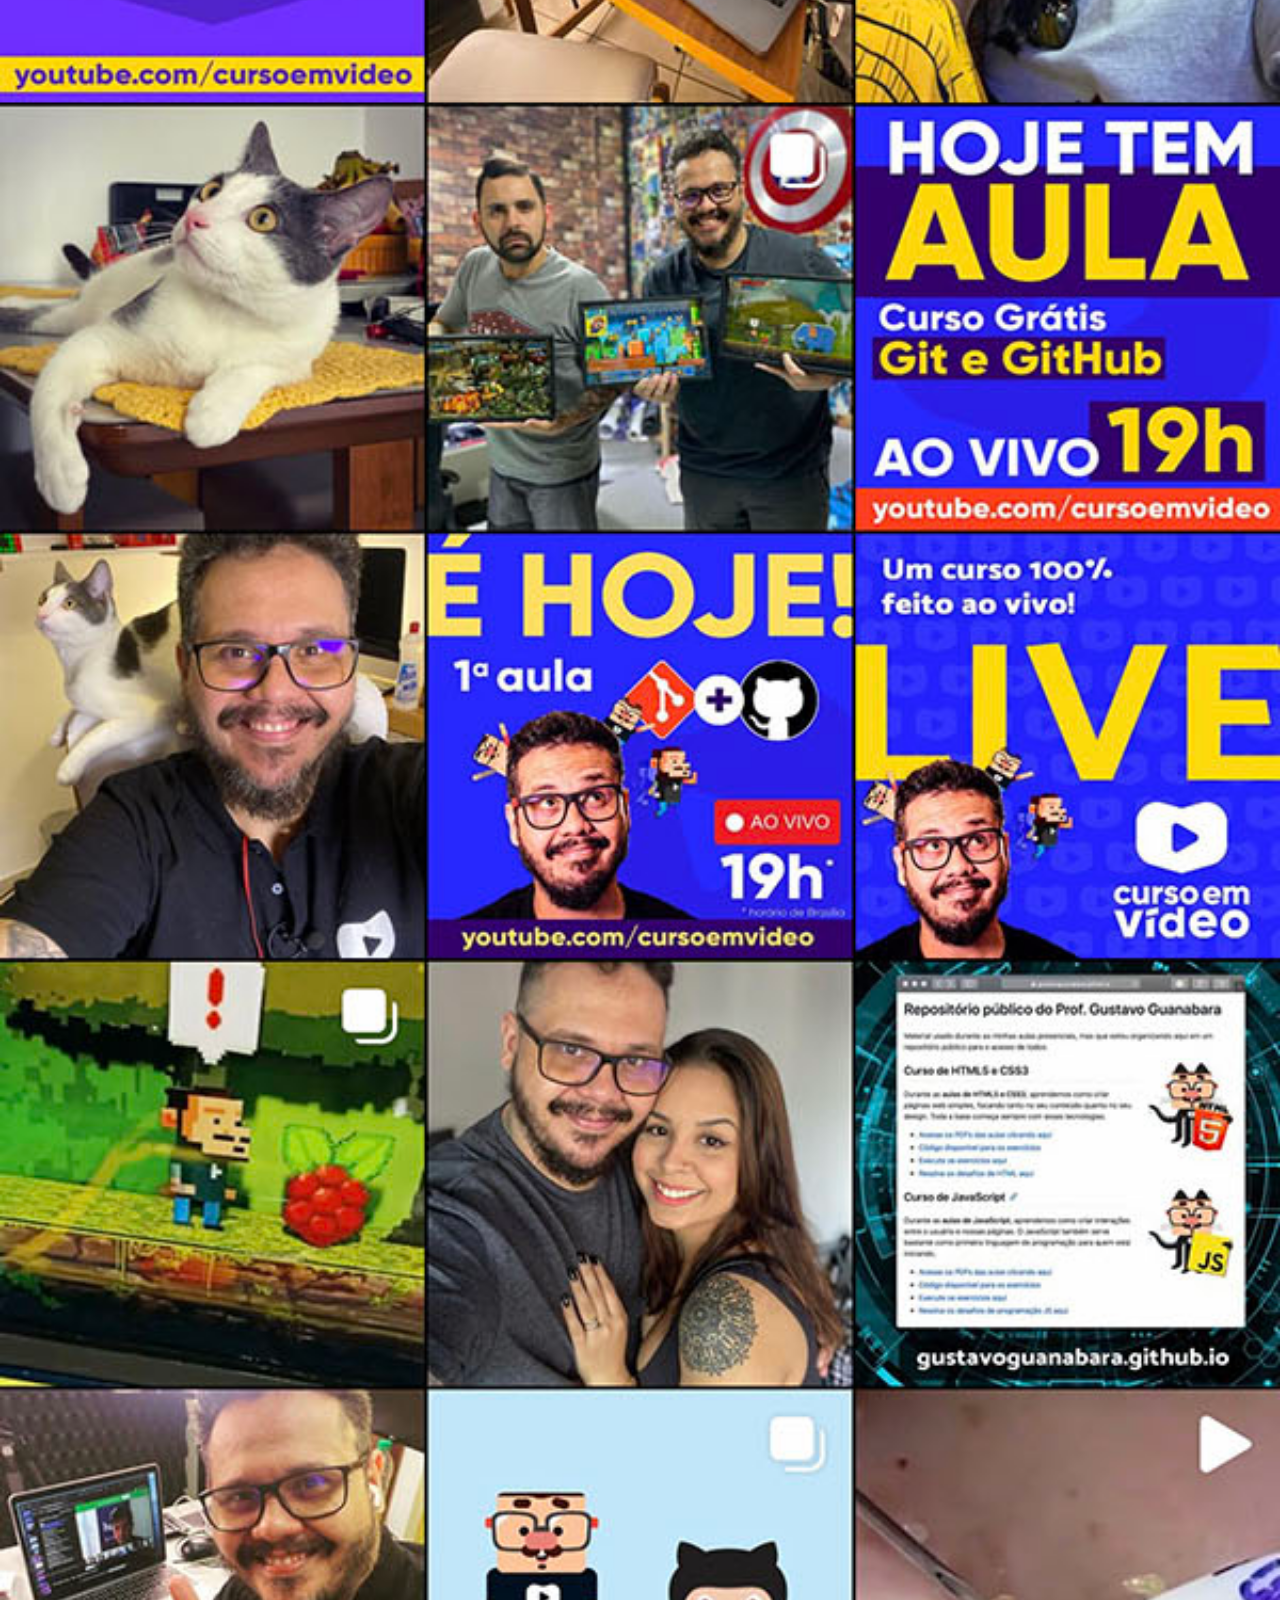
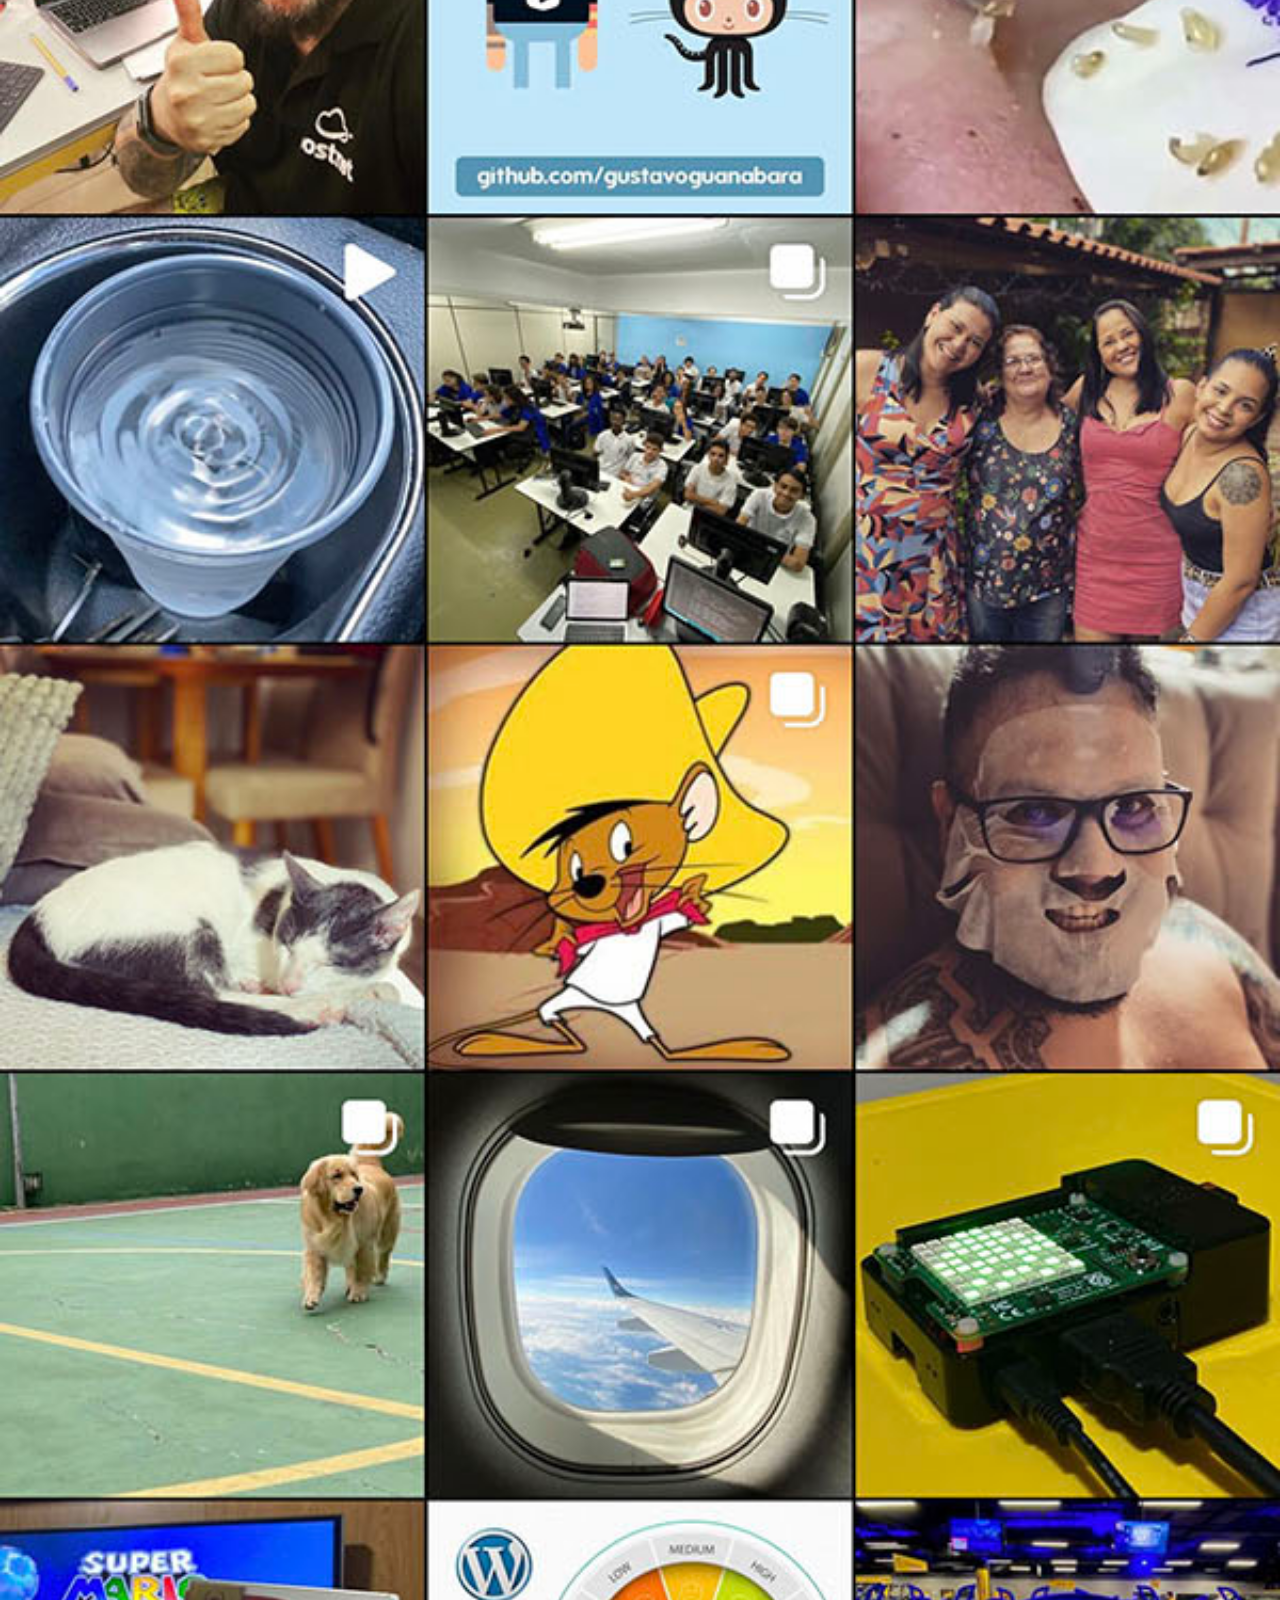
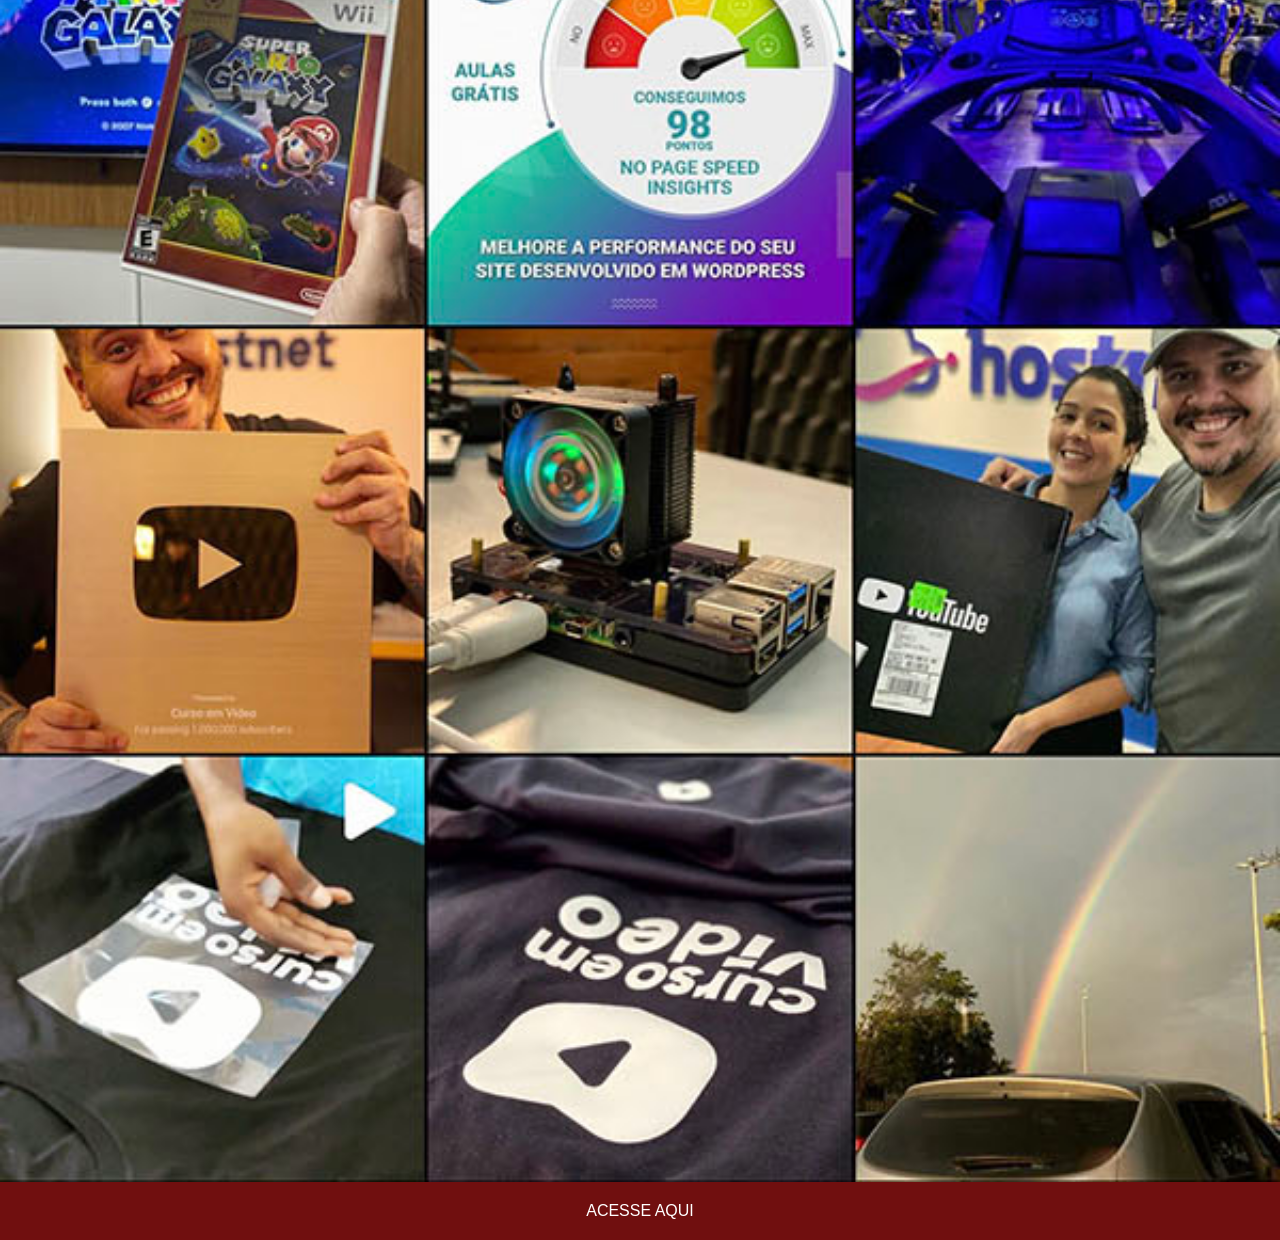
<file: instagram.html>
<!DOCTYPE html>
<html lang="pt-br">
<head>
    <meta charset="UTF-8">
    <meta name="viewport" content="width=device-width, initial-scale=1.0">
    <title>Instagram</title>
    <link rel="stylesheet" href="estilo/social.css">
</head>
<body>
    <img src="imagens/tela-instagram.jpg" alt="Instagram">
    <a href="https://www.instagram.com/gustavoguanabara/" target="_blank">ACESSE AQUI</a>
</body>
</html>
</file>
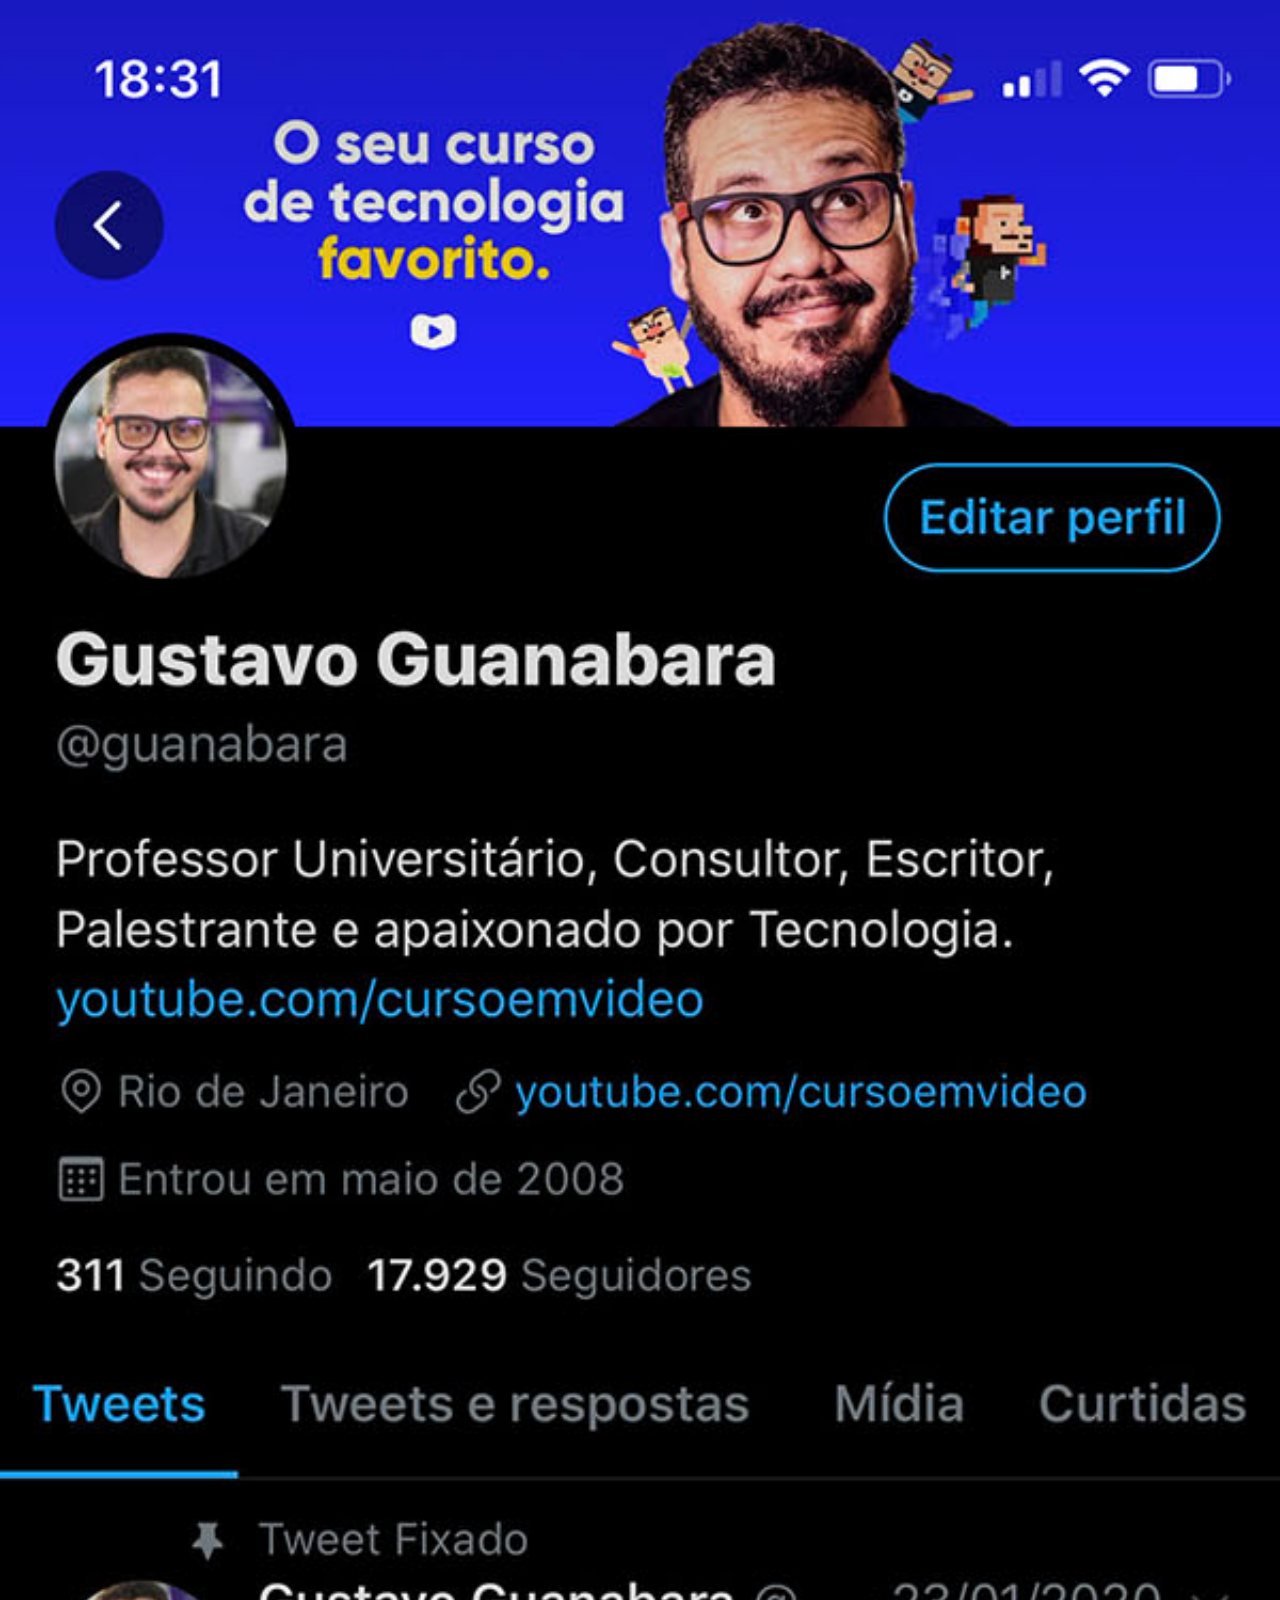
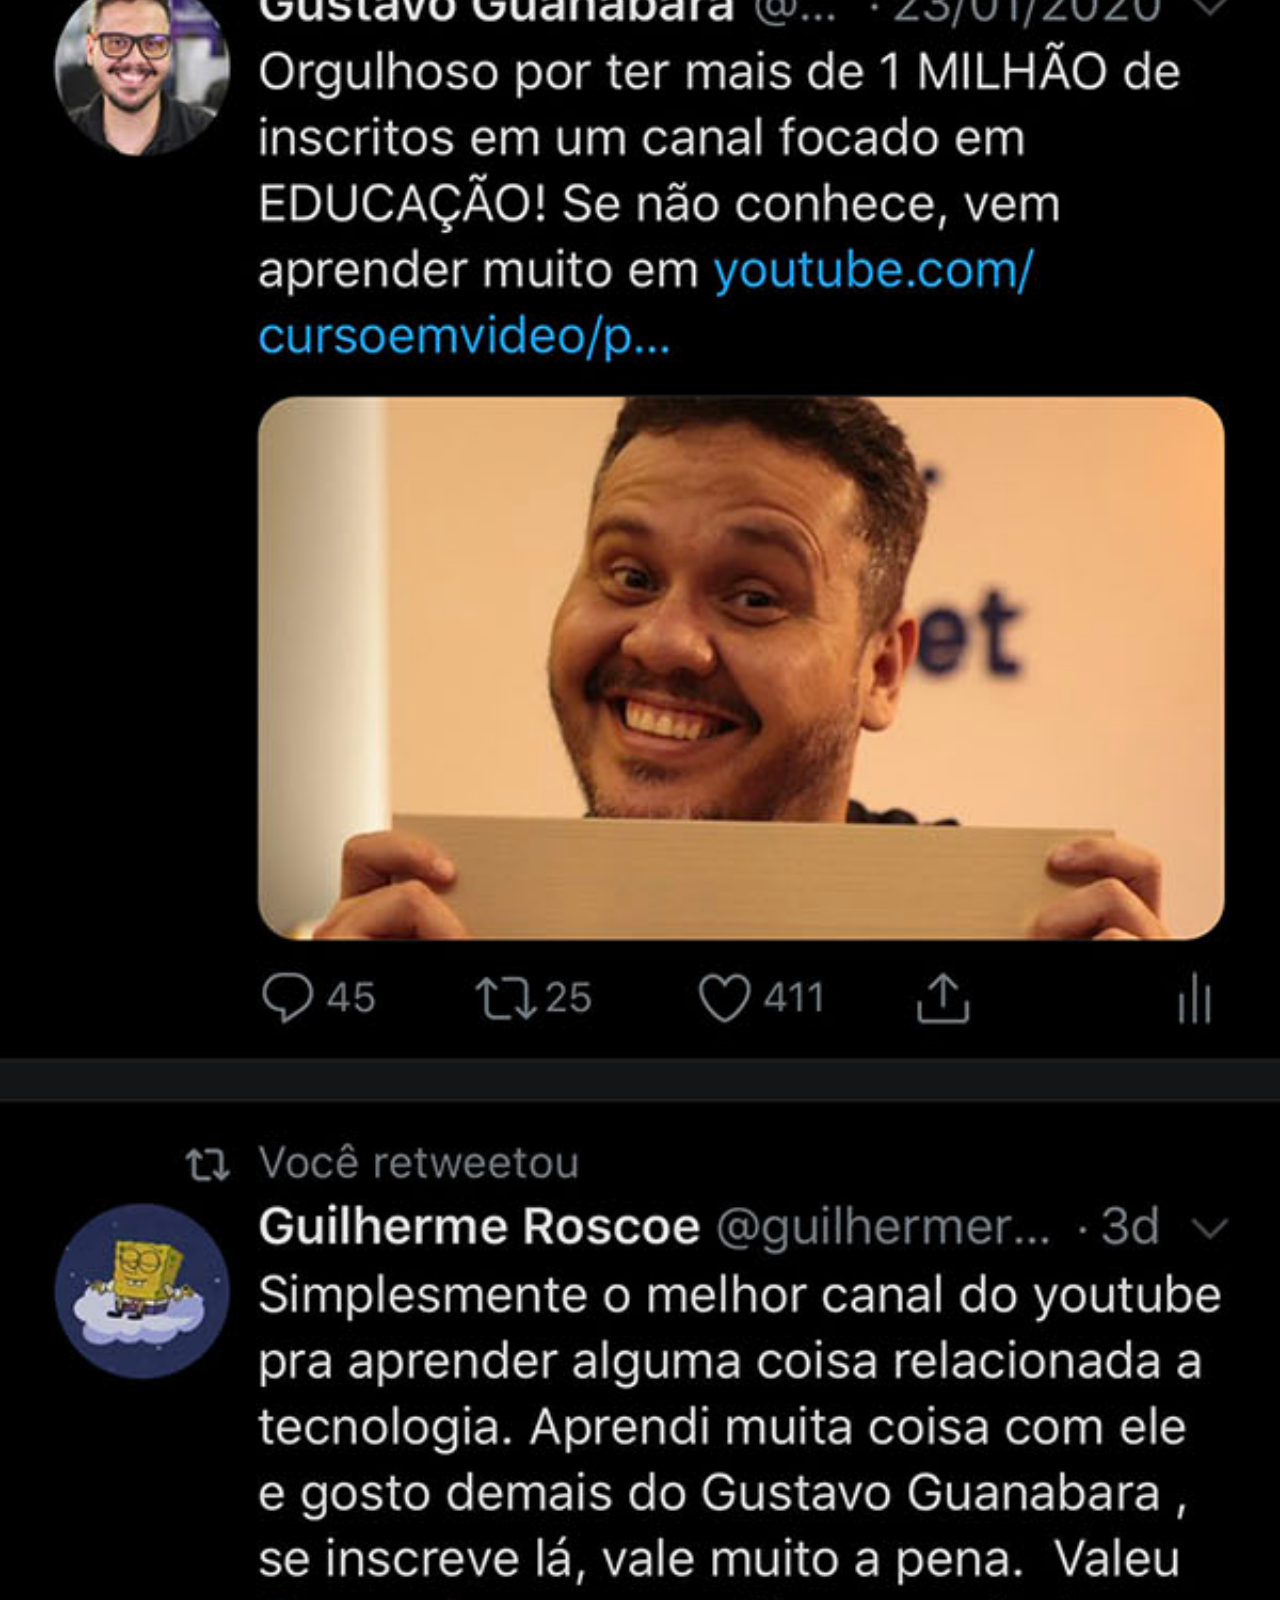
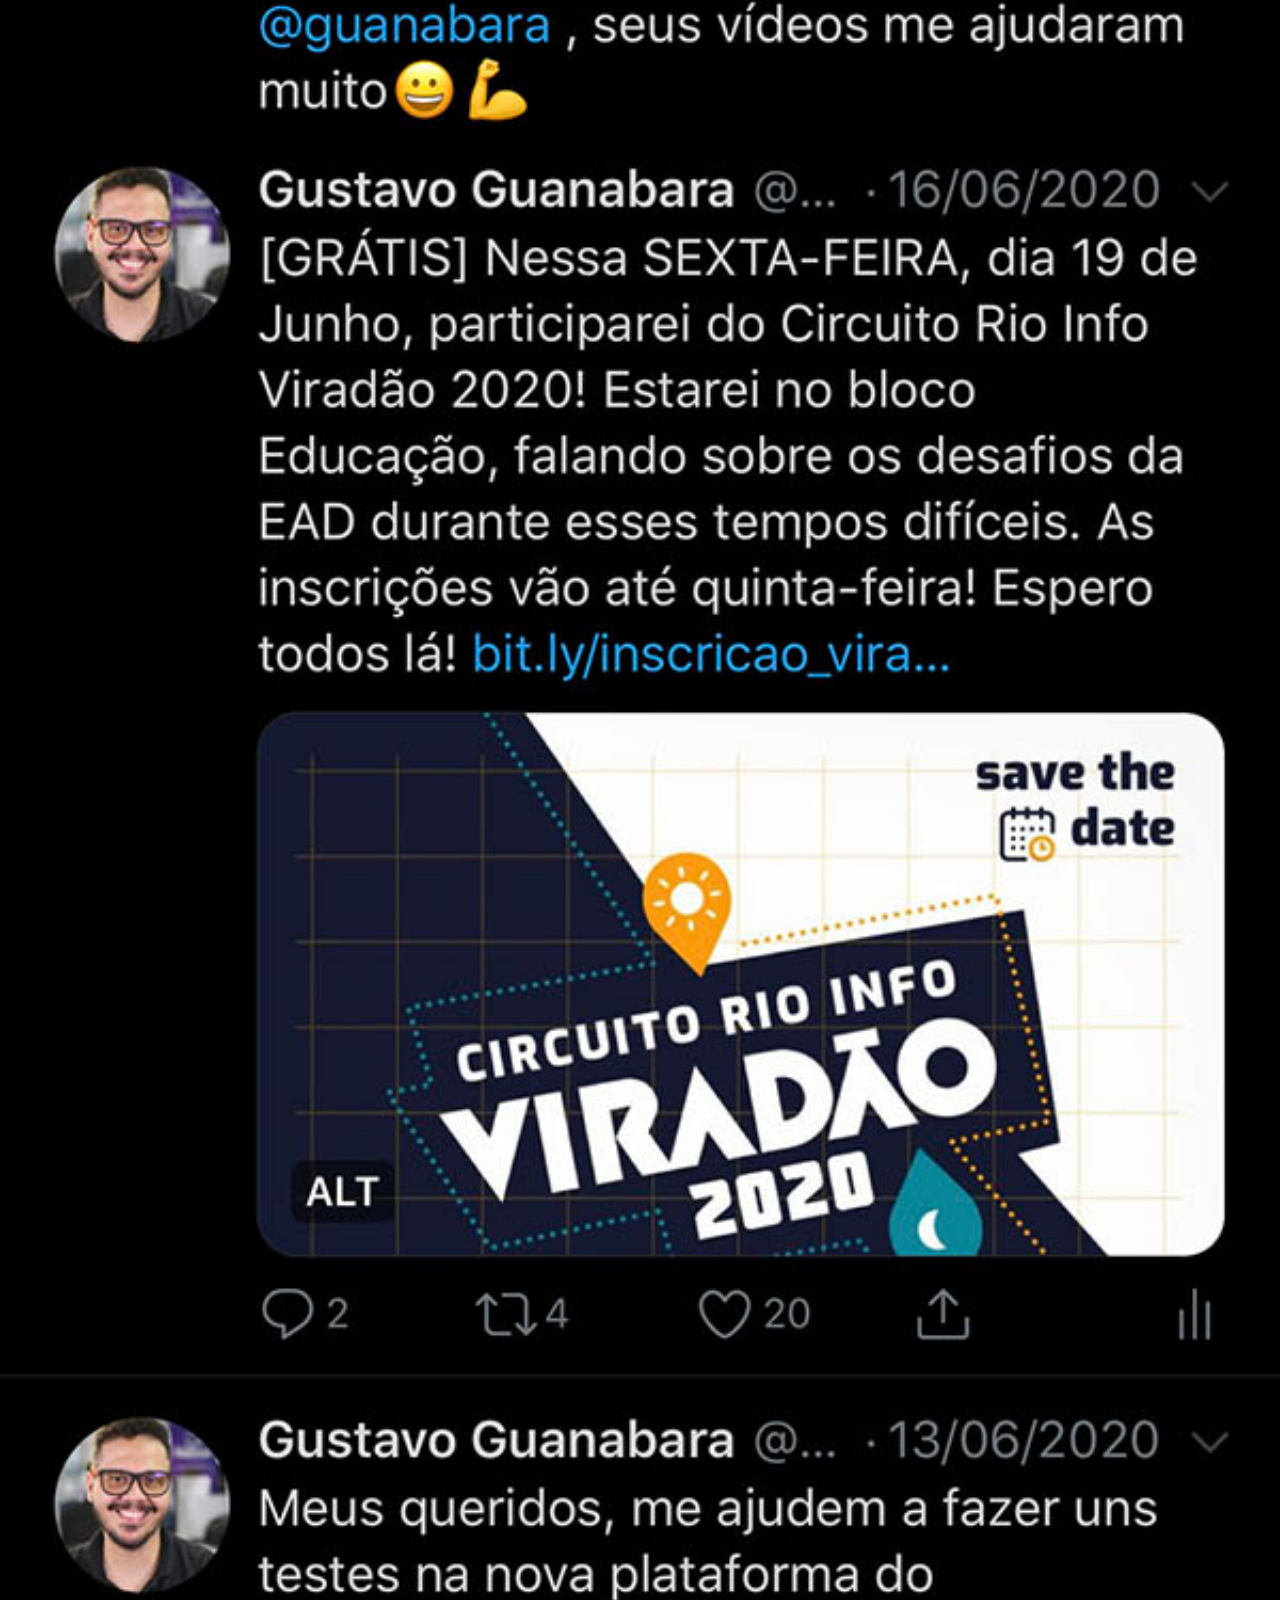
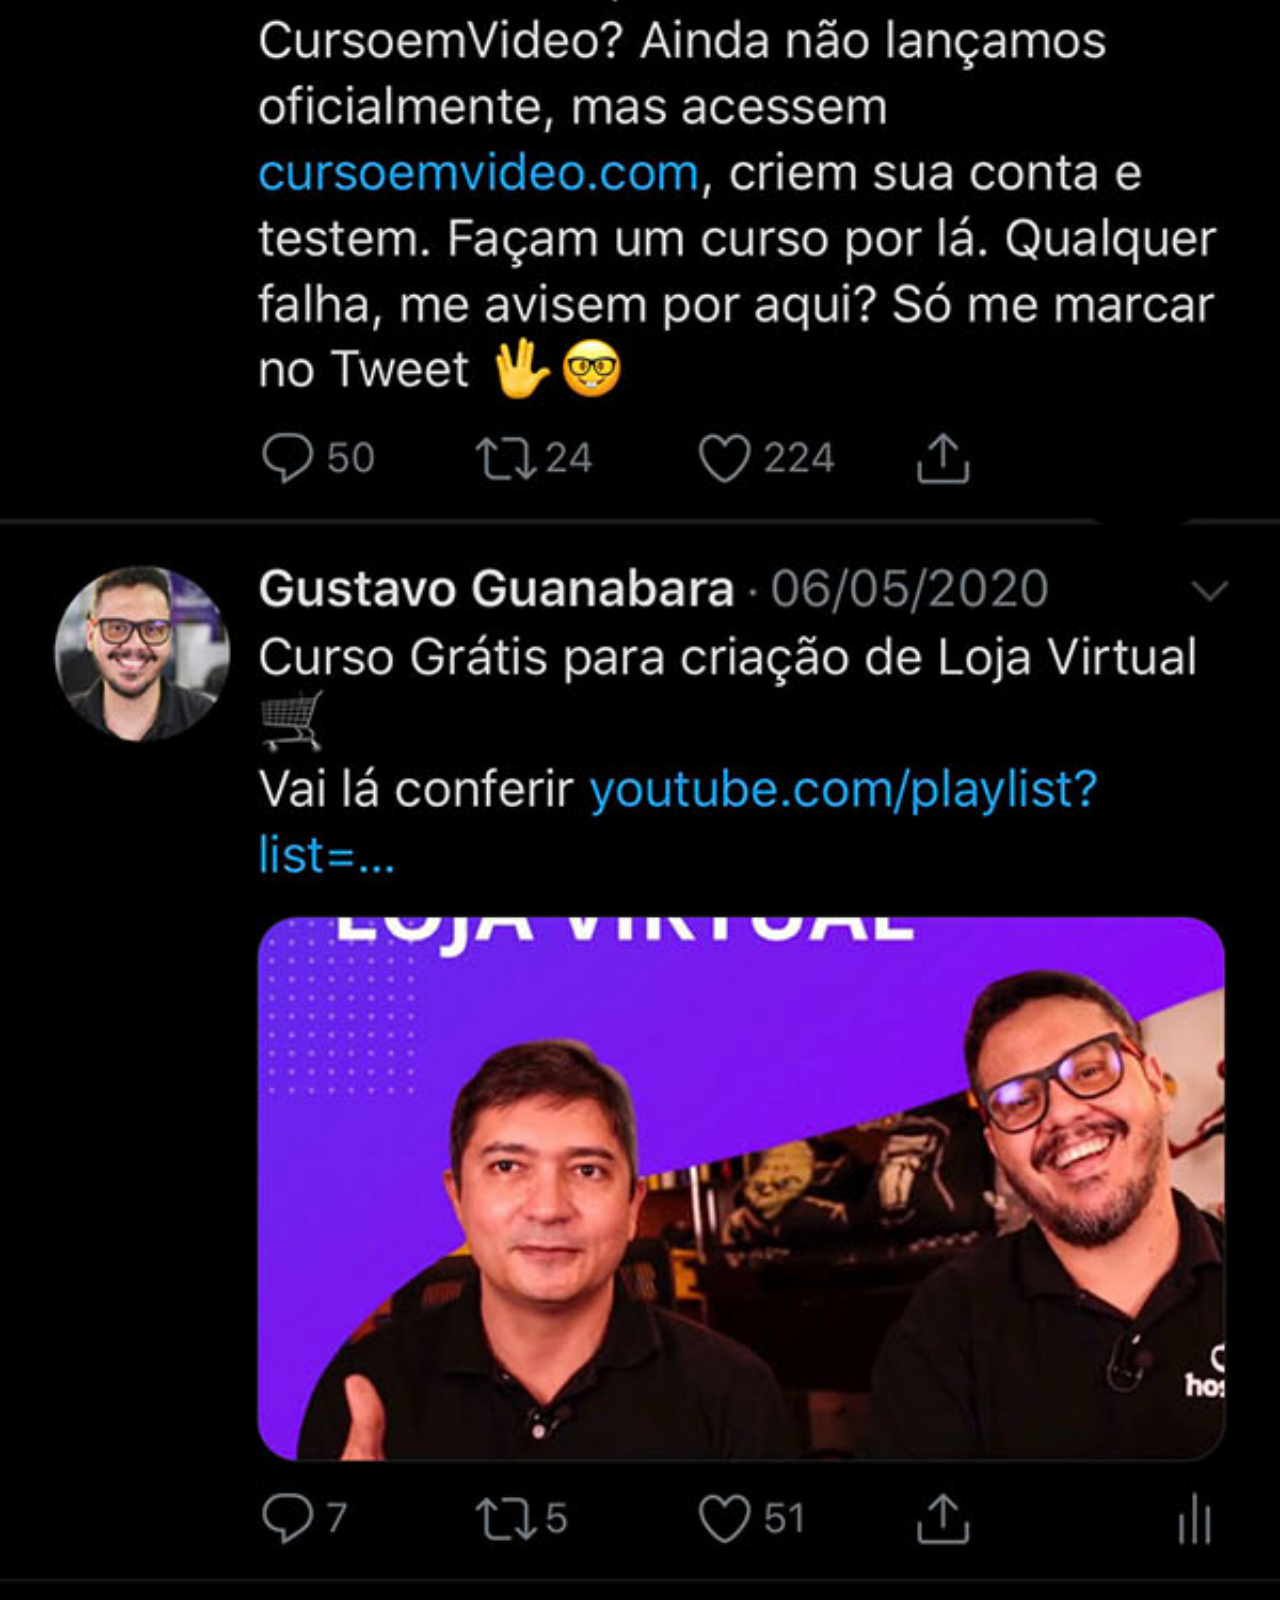
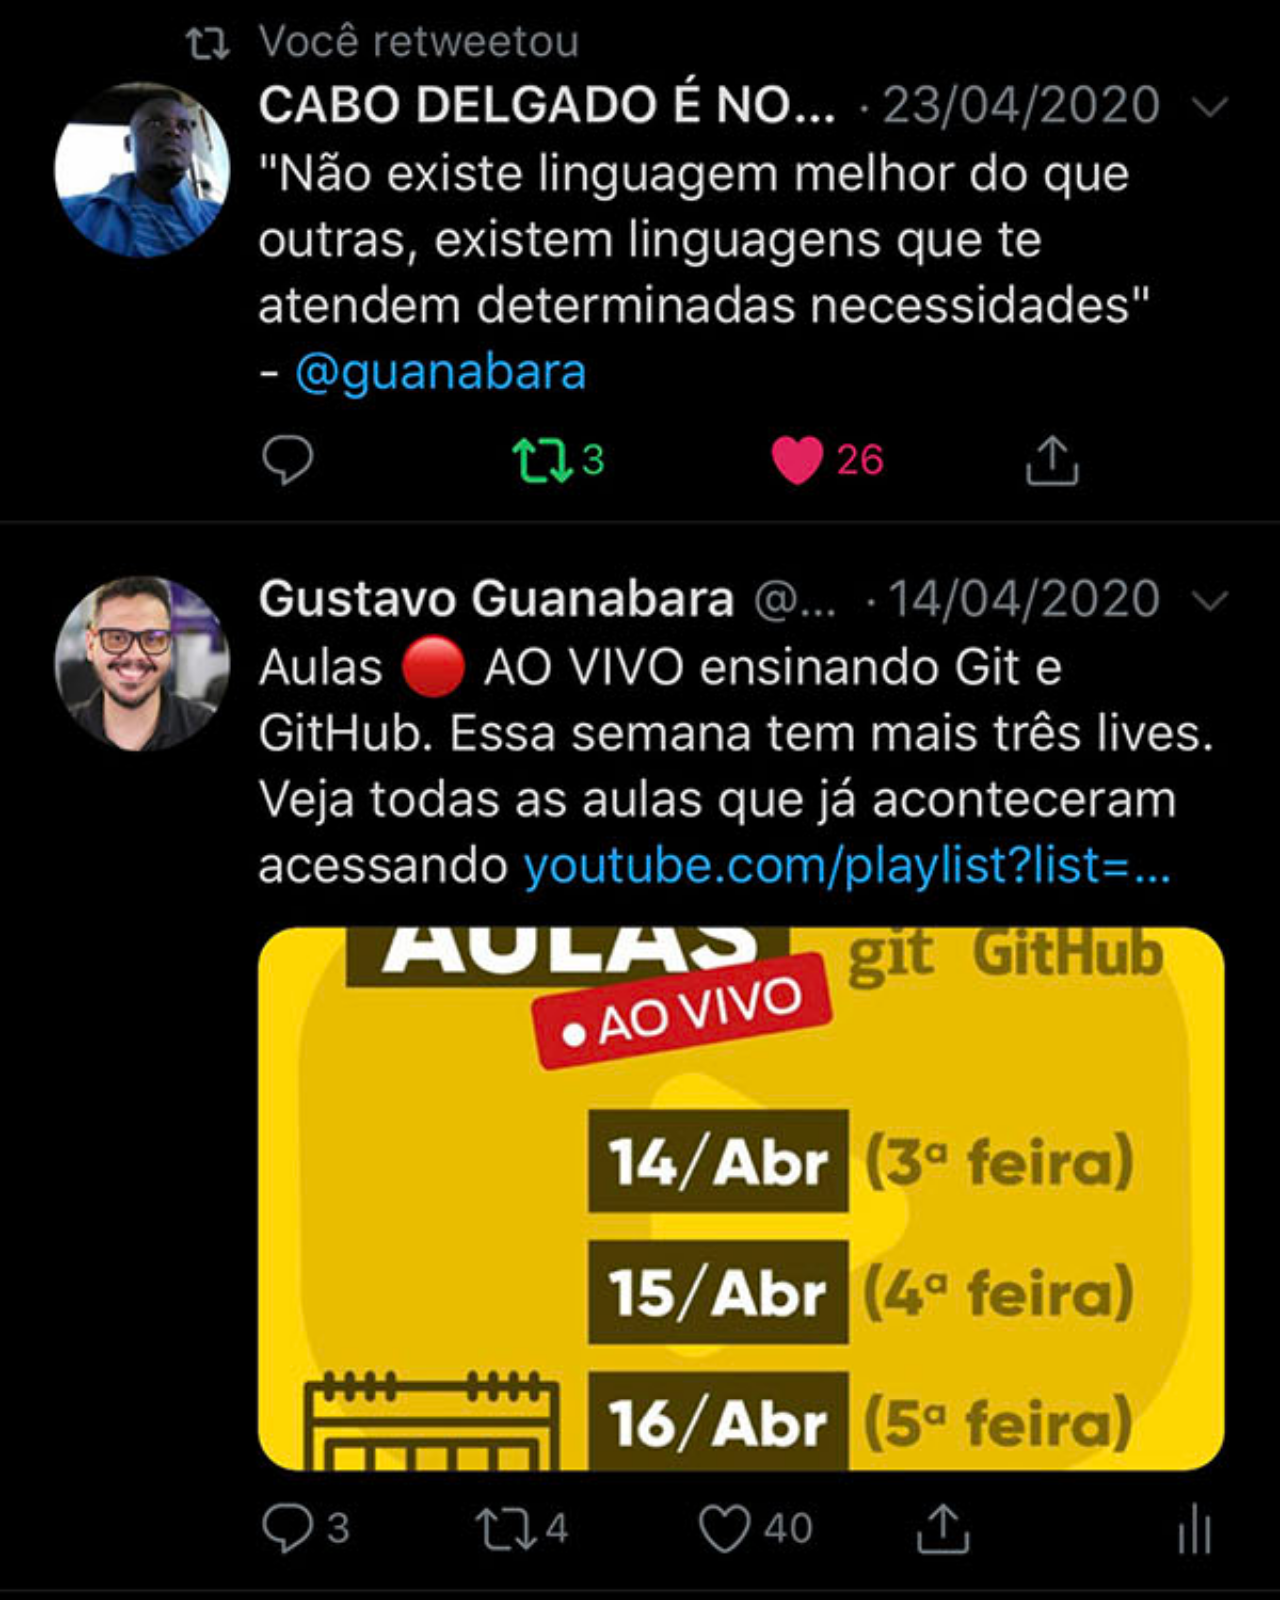
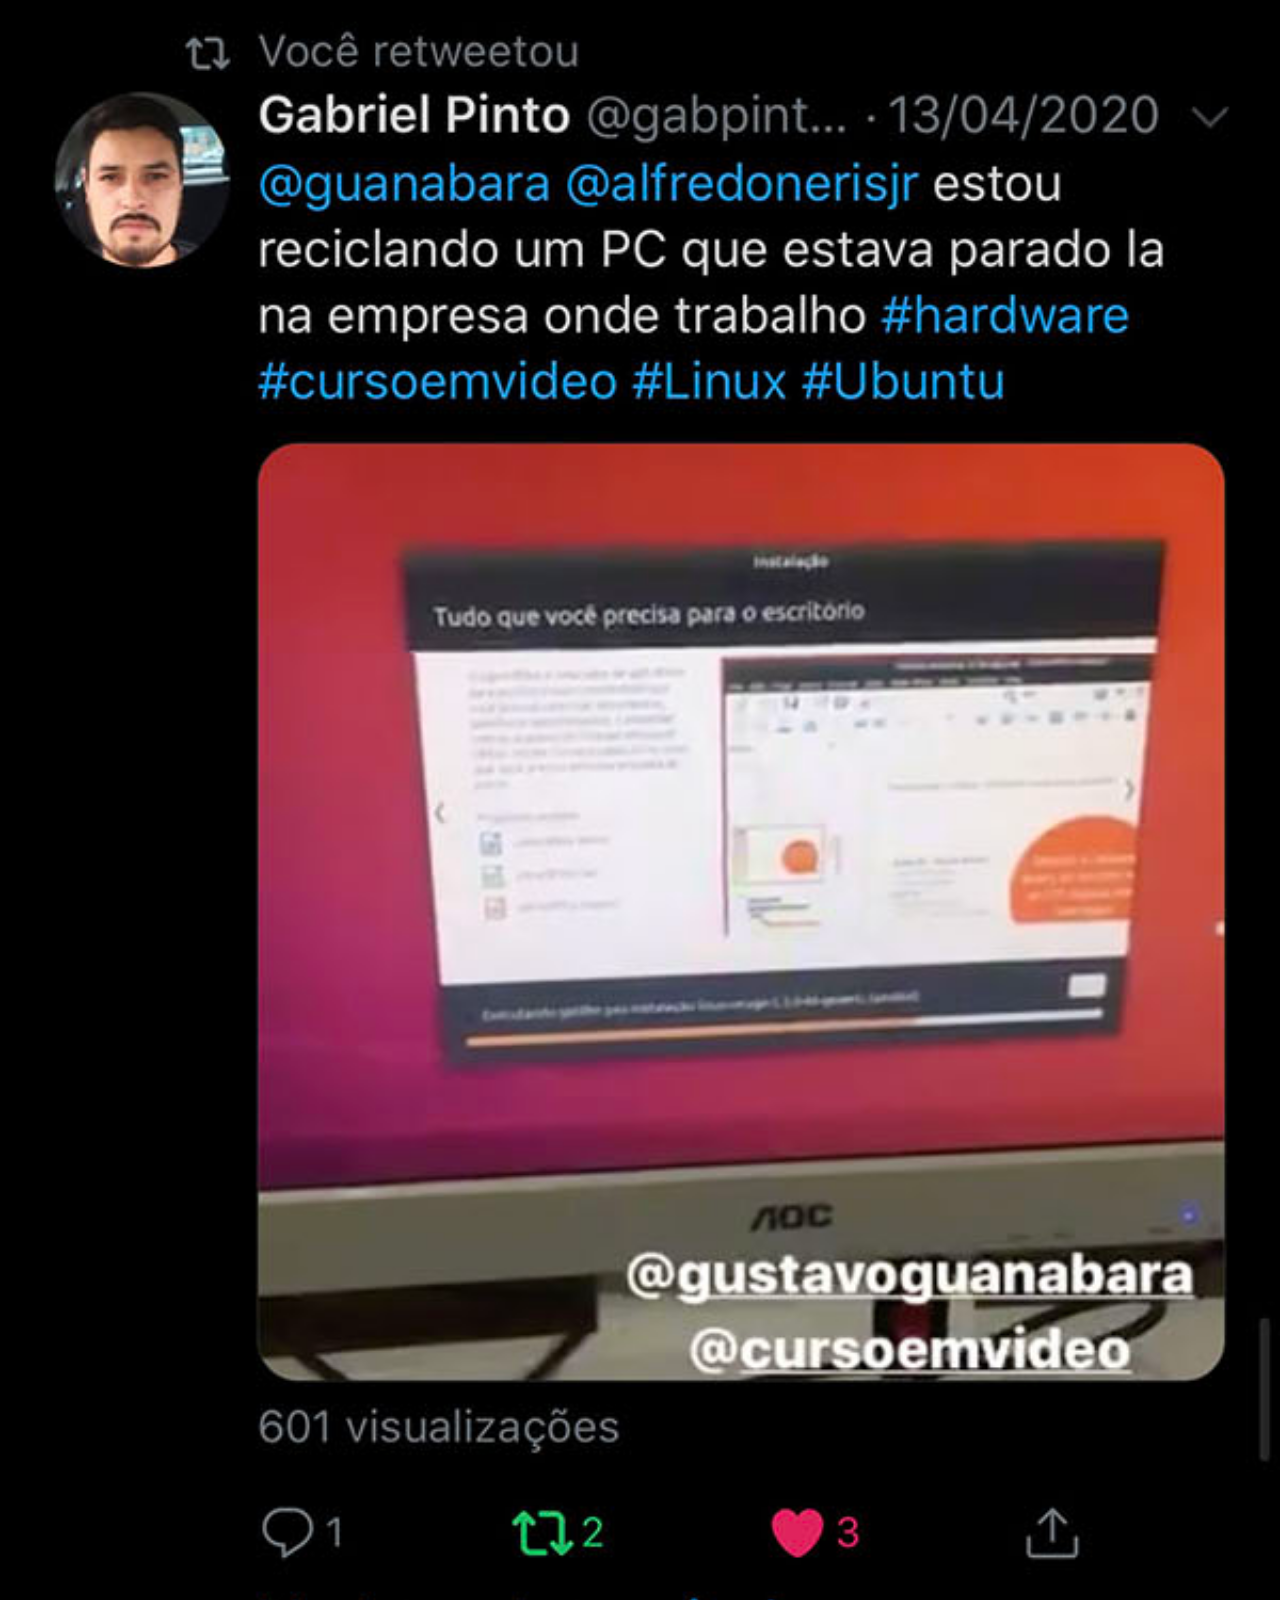
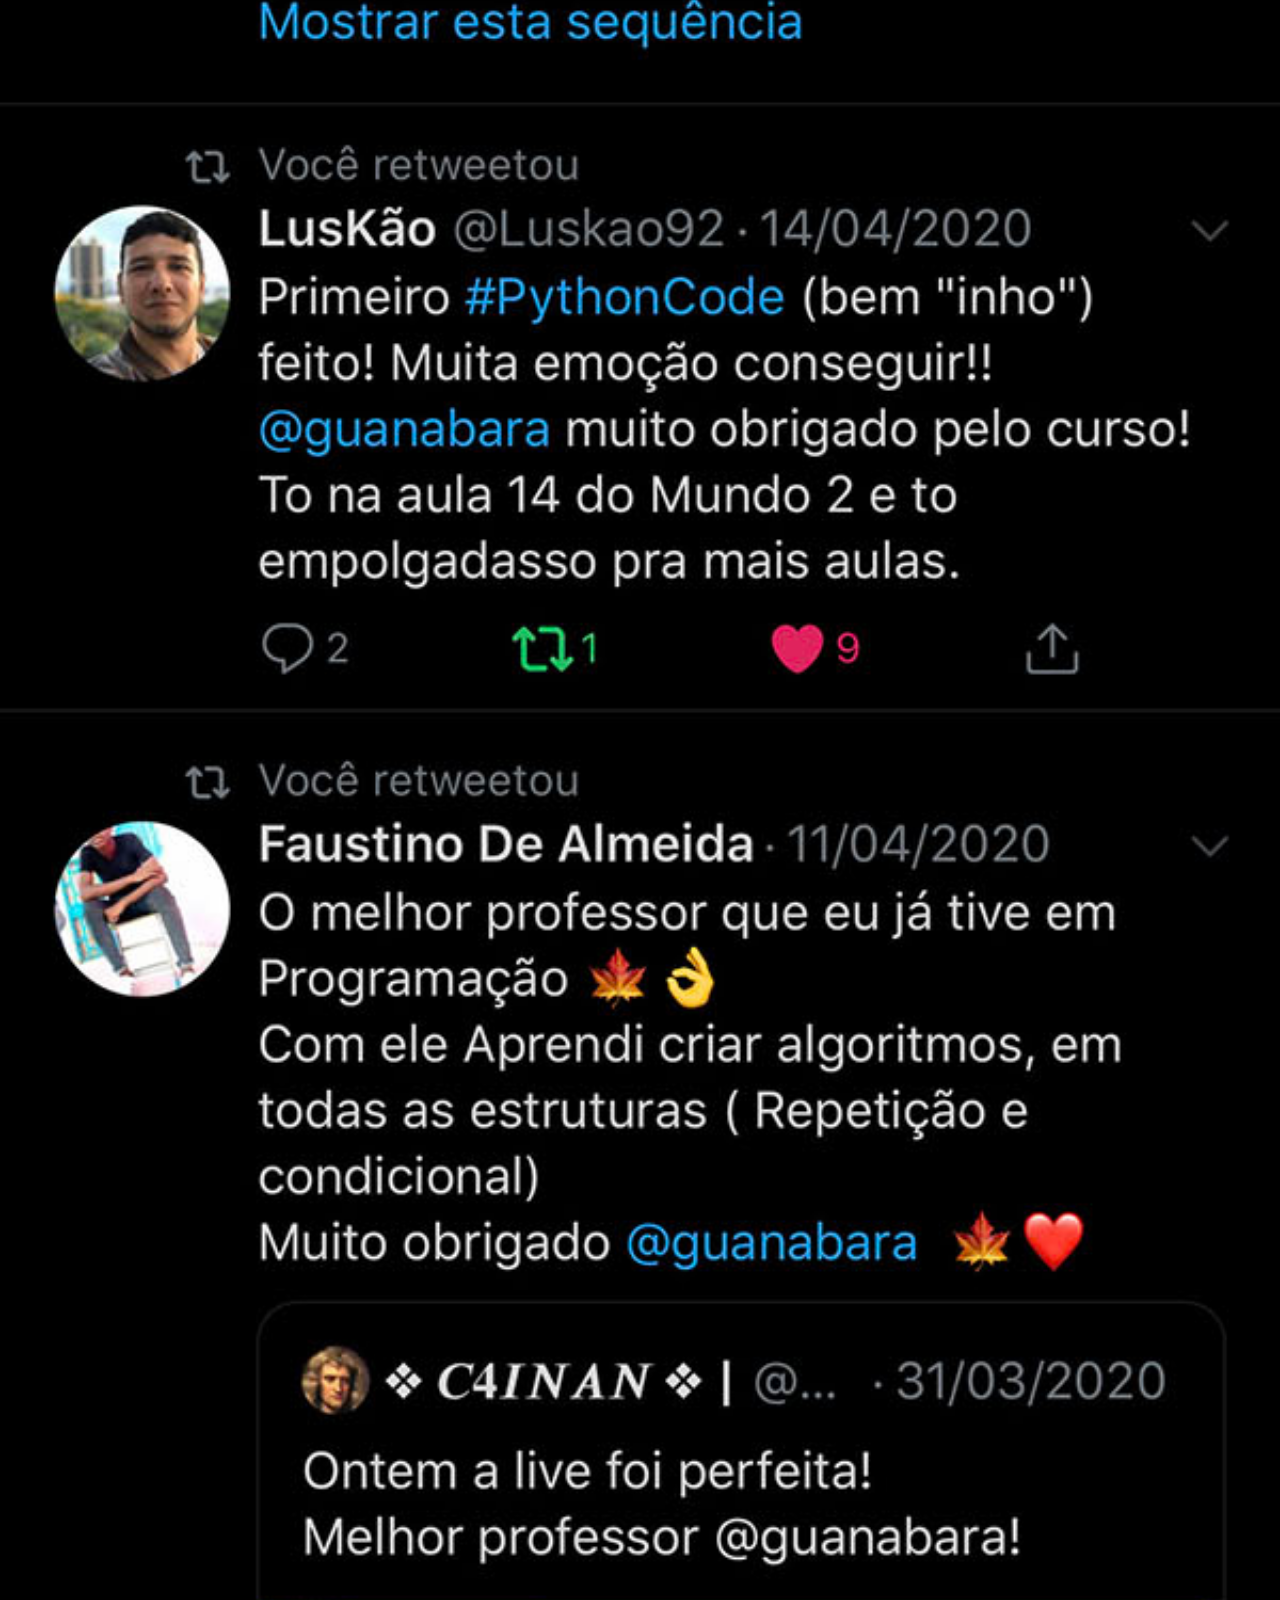
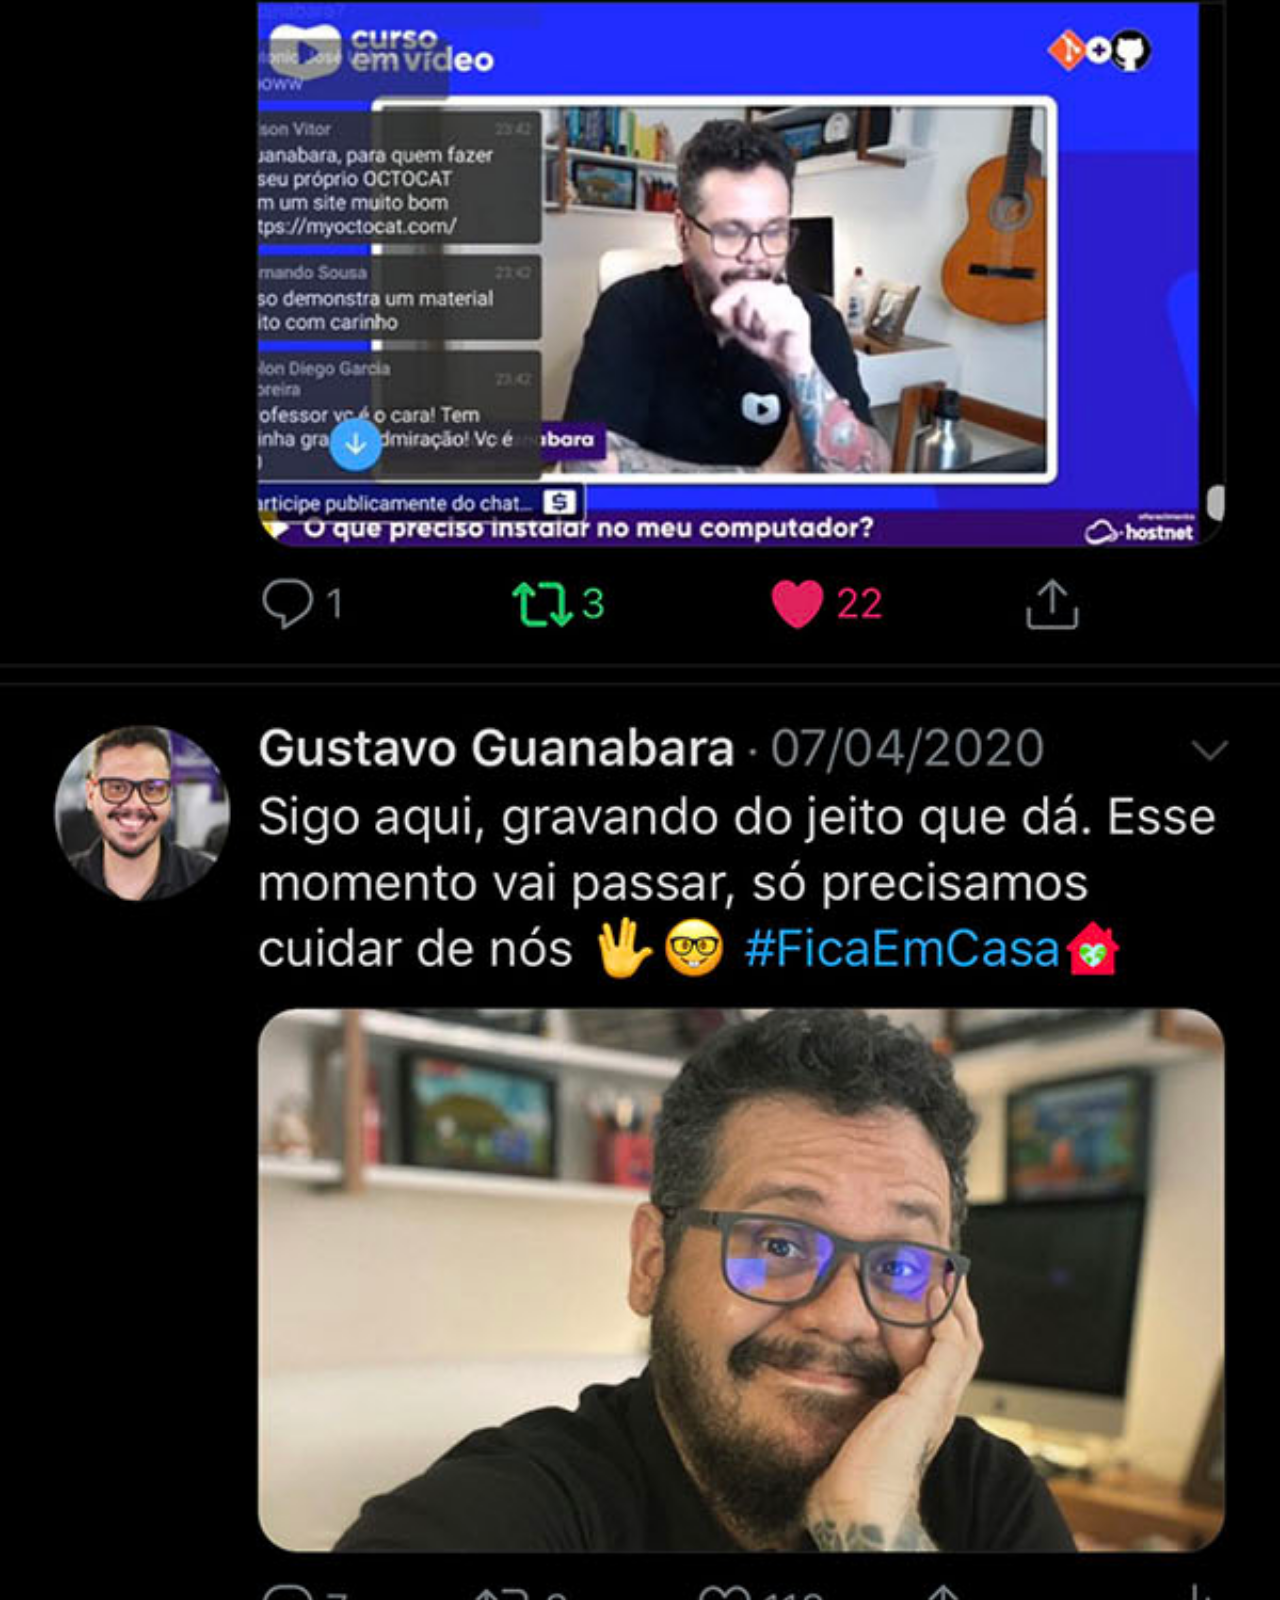
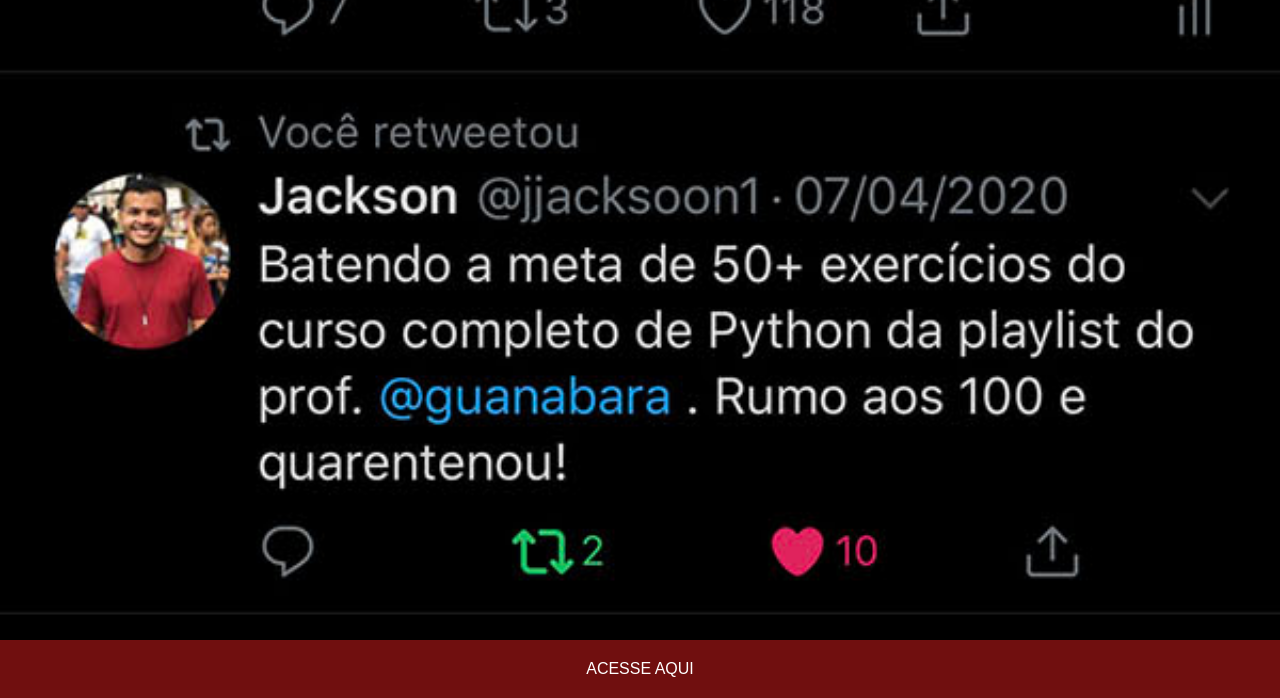
<file: twiter.html>
<!DOCTYPE html>
<html lang="pt-br">
<head>
    <meta charset="UTF-8">
    <meta name="viewport" content="width=device-width, initial-scale=1.0">
    <title>Twitter</title>
    <link rel="stylesheet" href="estilo/social.css">
</head>
<body>
    <img src="imagens/tela-twitter.jpg" alt="Twitter">
    <a href="https://x.com/guanabara?s=20" target="_blank">ACESSE AQUI</a>
</body>
</html>
</file>
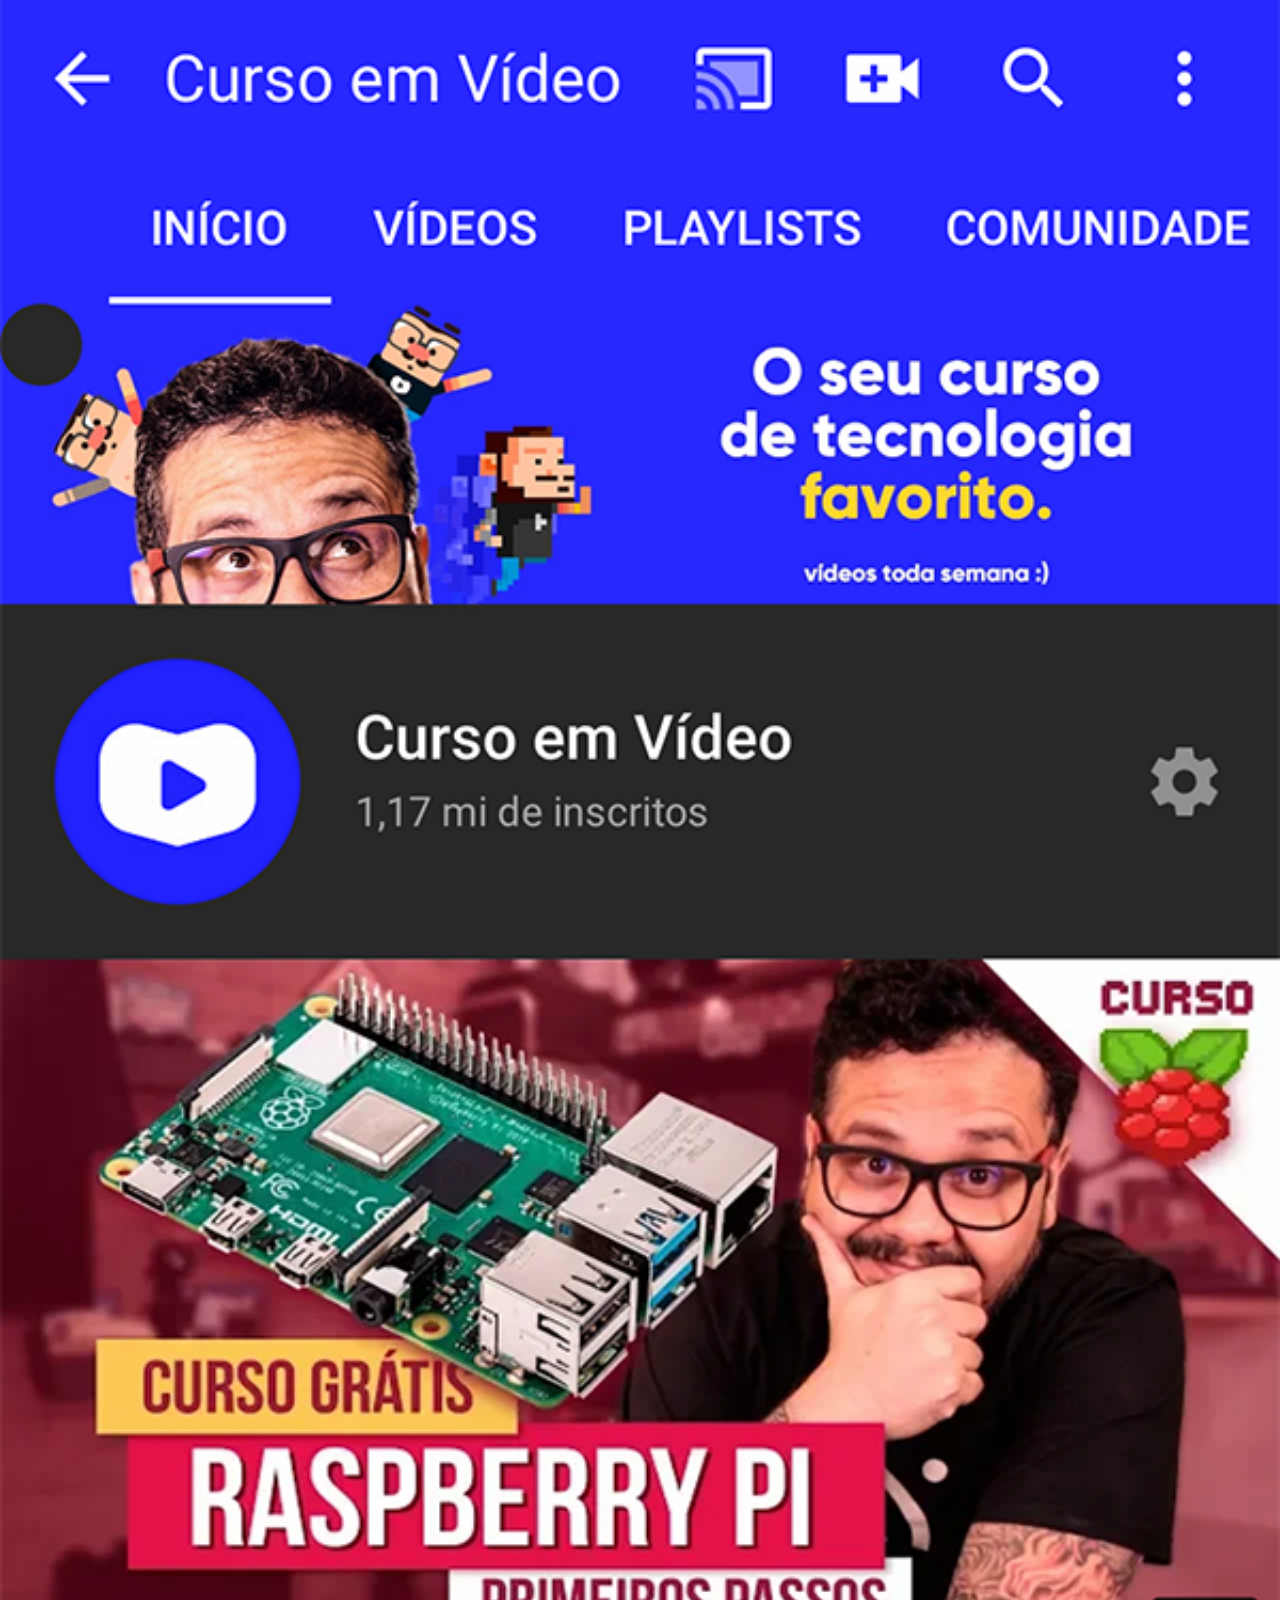
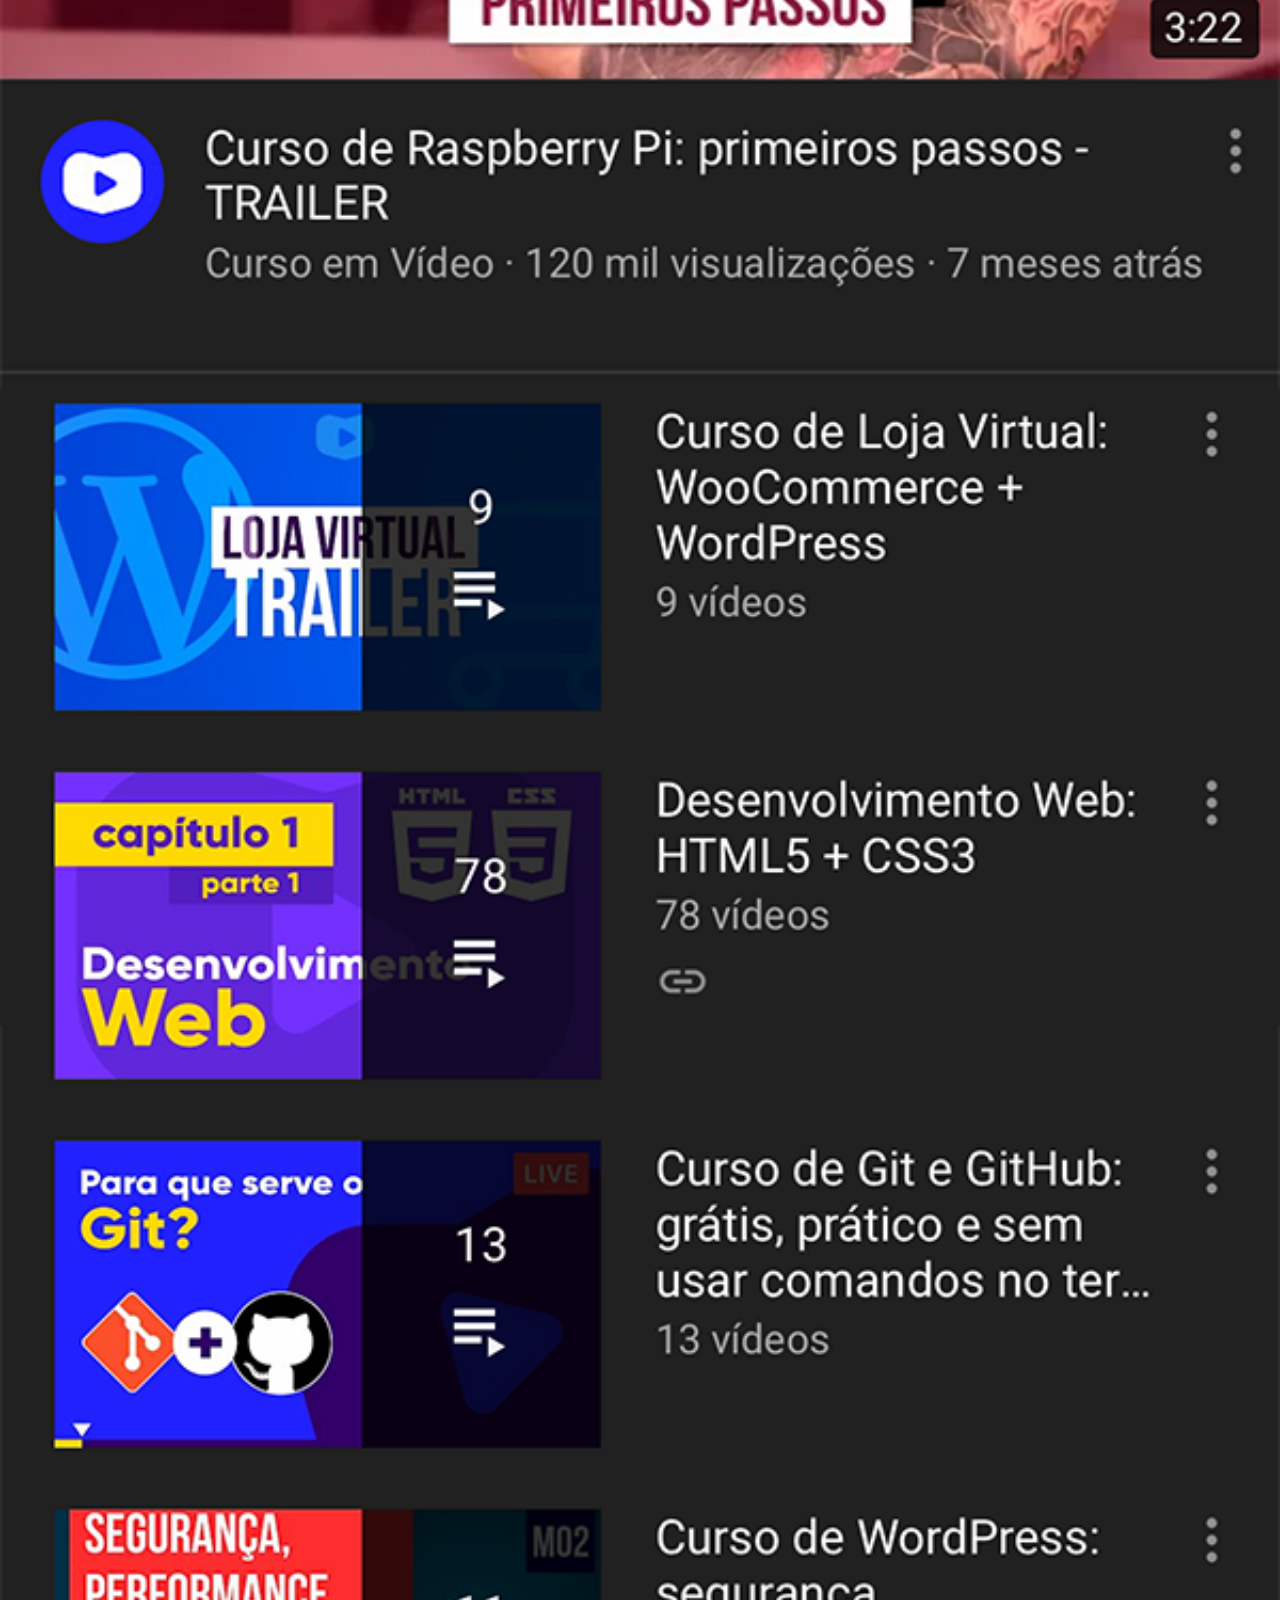
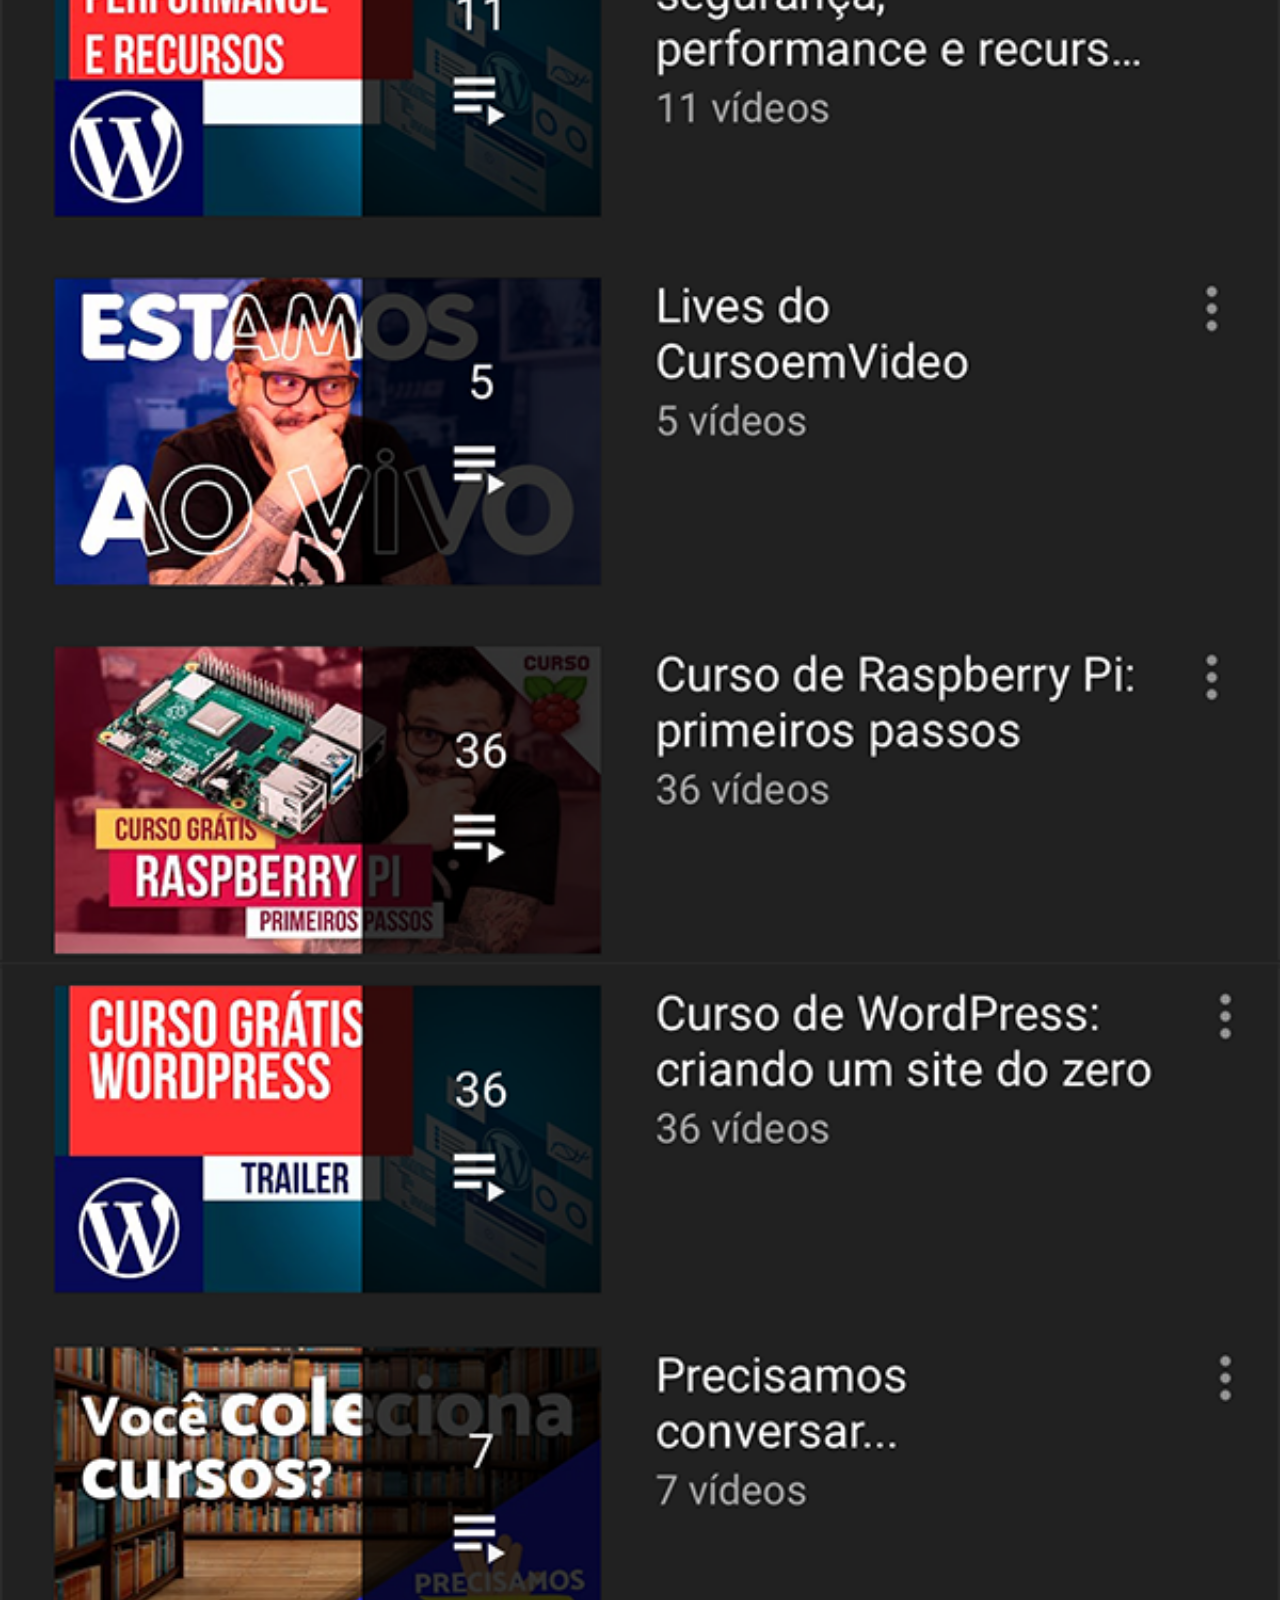
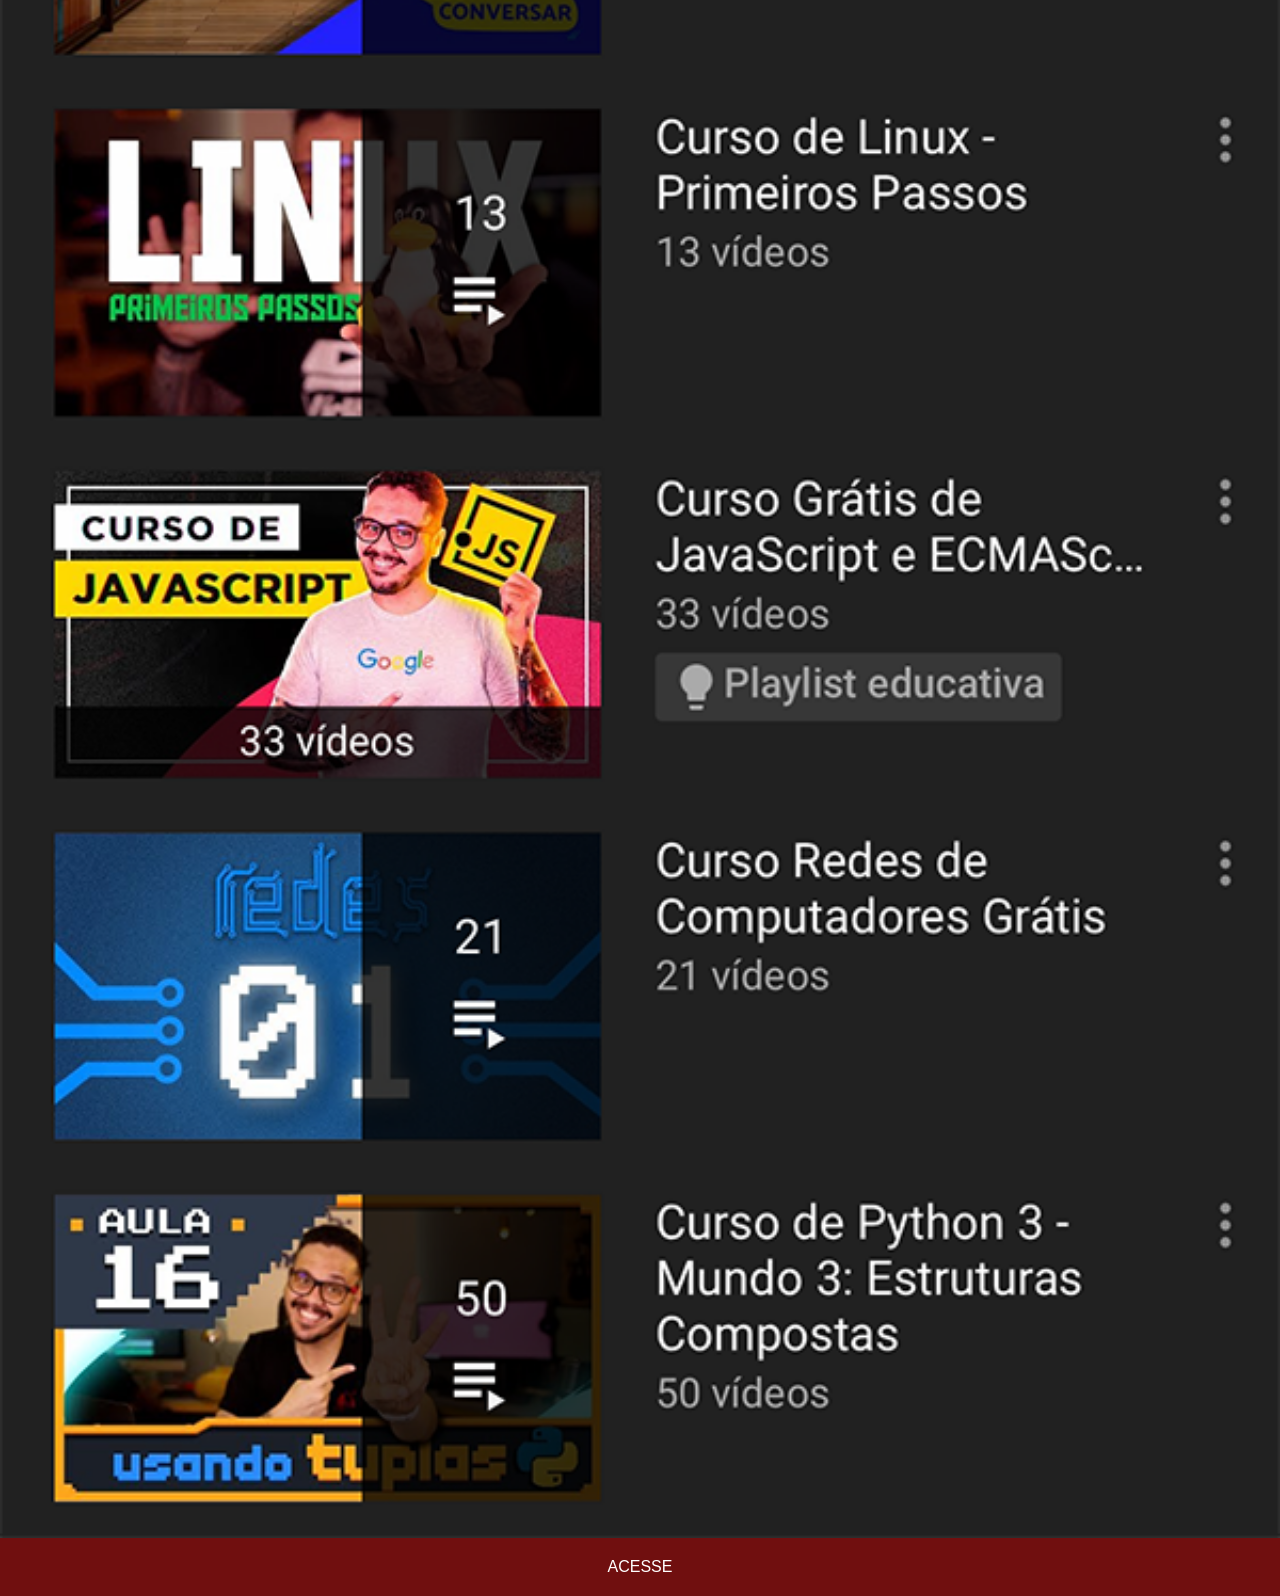
<file: youtube.html>
<!DOCTYPE html>
<html lang="pt-br">
<head>
    <meta charset="UTF-8">
    <meta name="viewport" content="width=device-width, initial-scale=1.0">
    <title>Youtube</title>
    <link rel="stylesheet" href="estilo/social.css">
</head>
<body>
    <img src="imagens/tela-youtube.png" alt="Youtube">
    <a href="https://www.youtube.com/@cursoemvideo/playlists" target="_blank">ACESSE</a>
</body>
</html>
</file>
<file: estilo/style.css>
@charset "UTF-8";

*{
    margin: 0px;
    padding: 0px;
    font-family: Arial, Helvetica, sans-serif;
}

html,body{
    height: 100vh;
    width: 100vw;
    background-color: black;
}

body{
    background: url(../imagens/fundo-madeira.jpg) 
    no-repeat top center;
    background-size: cover;
    background-attachment: fixed;
}

main{
    height: 100vh;
    position: relative;
}

section#telefone{
    position: absolute;
    top: 50%;
    left: 50%;
    transform: translate(-50%, -50%);
    height: 627px;
    width: 311px;
    background: url('../imagens/frame-iphone.png') no-repeat;
}

iframe#tela{
    position: relative;
    top: 13.2%;
    left: 7.4%;
    width: 264.4px;
    height: 468px;
}

section#redes-sociais{
    text-align: right;
    padding-right: 5px;
}

section#redes-sociais img{
    width: 45px;
    margin: 5px;
    border-radius: 50px;
    box-shadow: 2px 2px 5px rgba(0, 0, 0, 0.391);
    box-sizing: border-box;
}

section#redes-sociais img:hover{
    border: 2px solid rgba(255, 255, 255, 0.564);
    transform: translate(-3%, -3% );
    box-shadow: 5px 5px 10px rgba(0, 0, 0, 0.391);
    transition: transform .3s, border .2s;
}
</file>
<file: estilo/social.css>
@charset "UTF - 8";

*{
            padding: 0px;
            margin: 0px;
            font-family: Arial, Helvetica, sans-serif;
        }

        ::-webkit-scrollbar{
            width: 0px;
            height: 0px;
        }

        img{
            width: 100%;
            max-width: 100%;
            height: auto;
            display: block;     
        }

        a{
            display: block;
            background-color: rgb(112, 15, 15);
            color: white;
            padding: 20px;
            text-align: center;
            text-decoration: none;
        }

        a:hover{
            background-color: red;
        }
</file>
